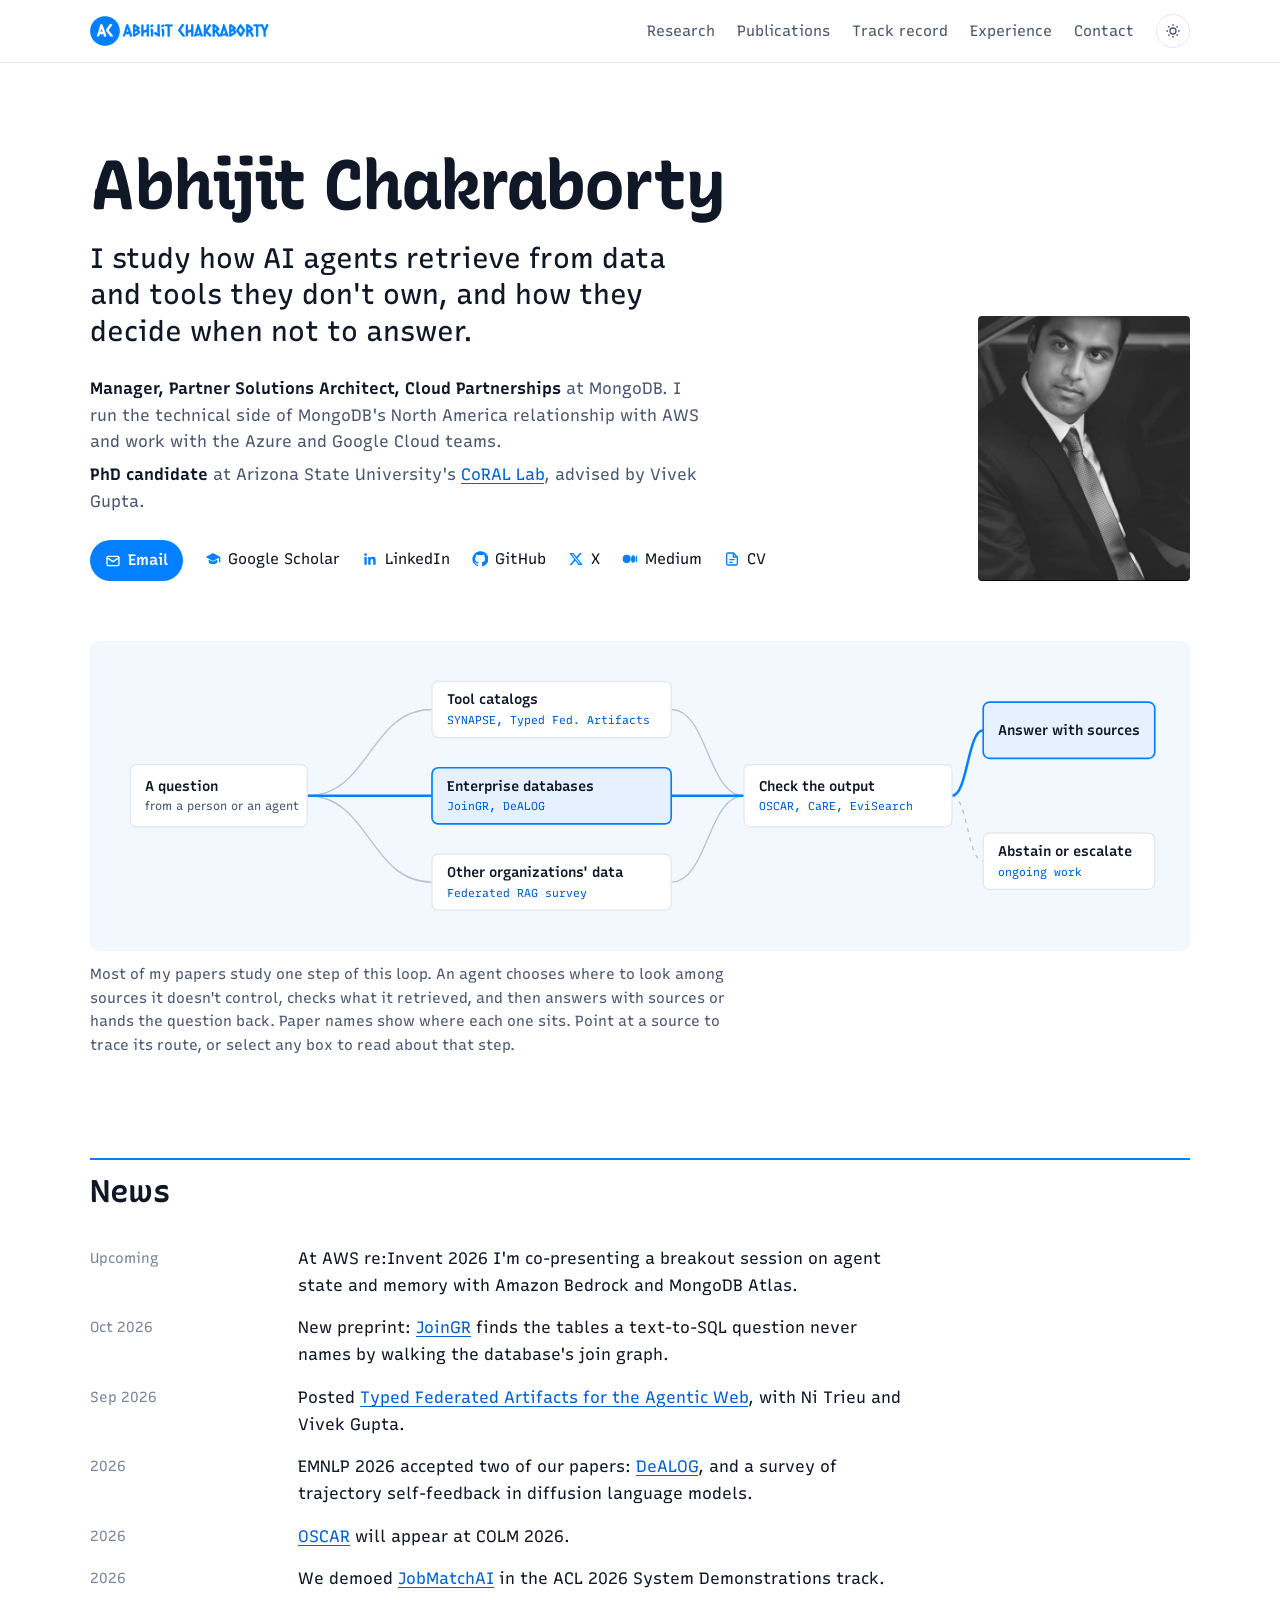
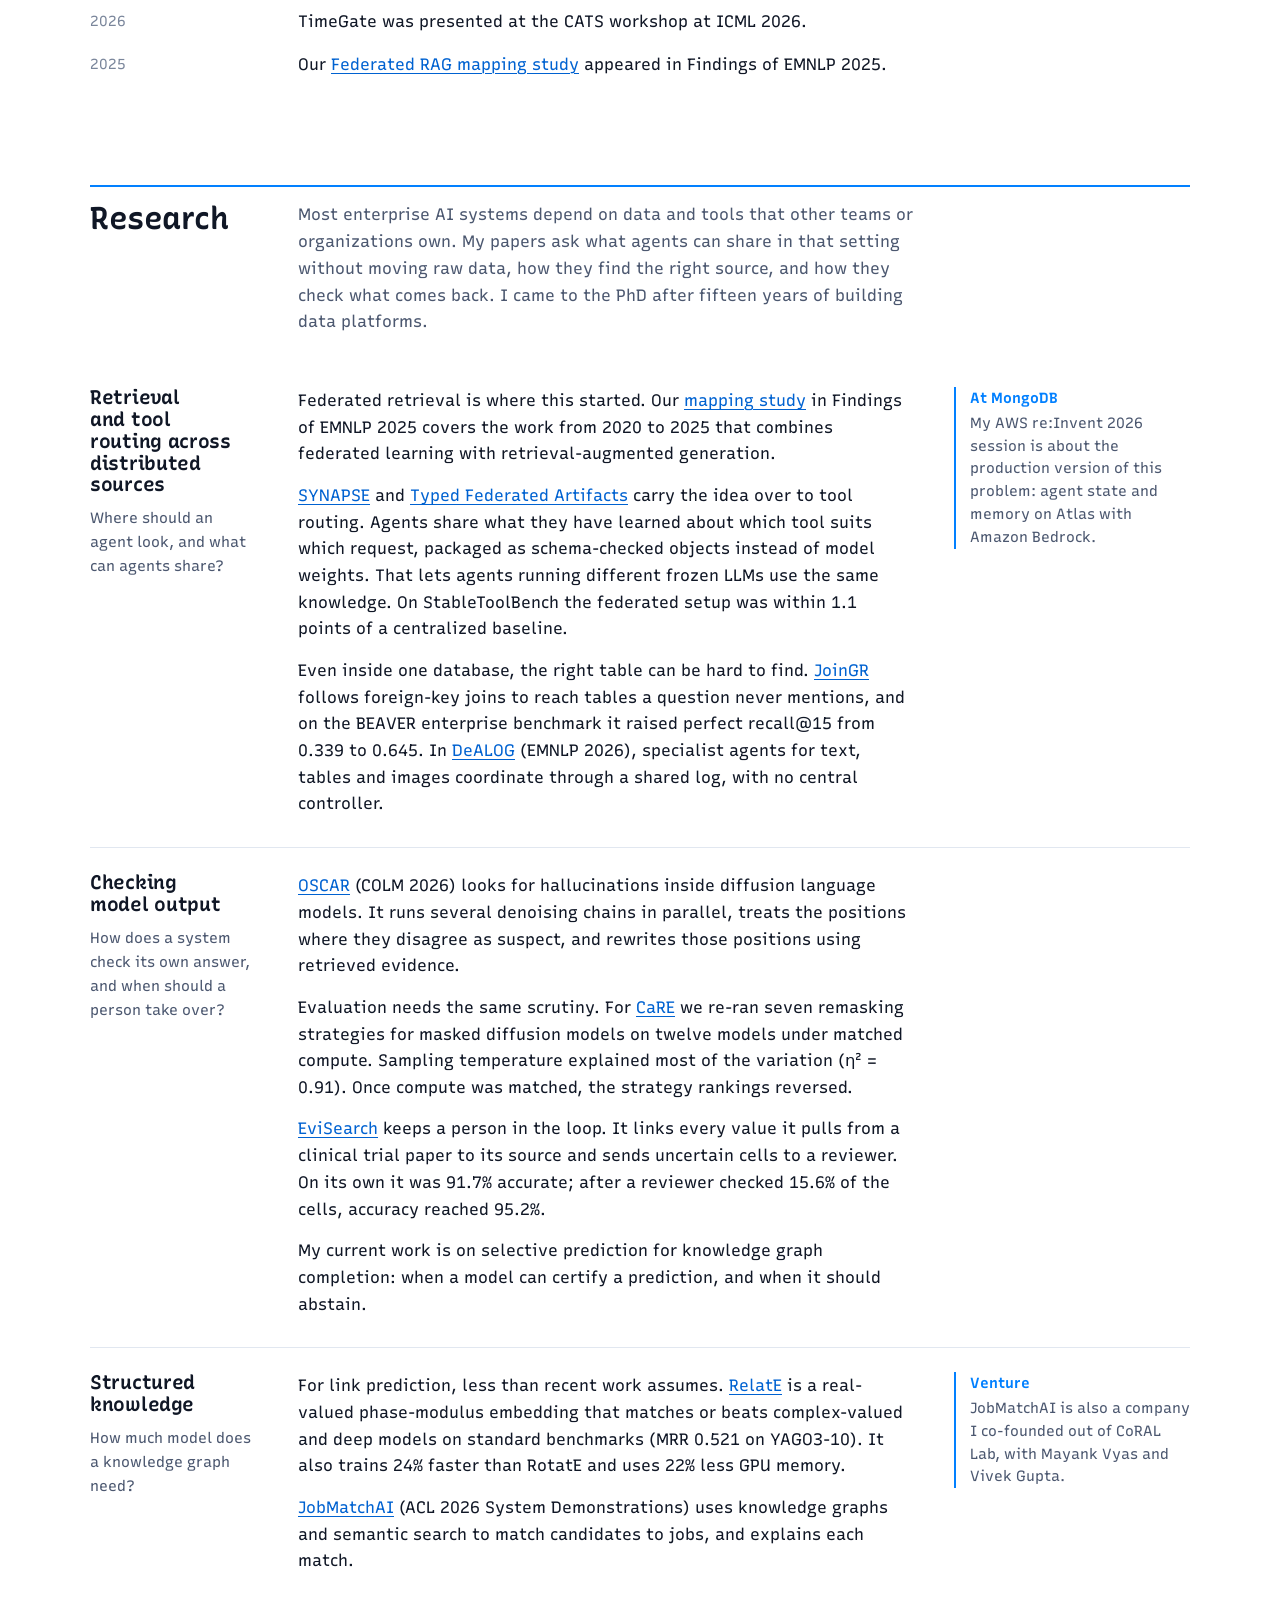
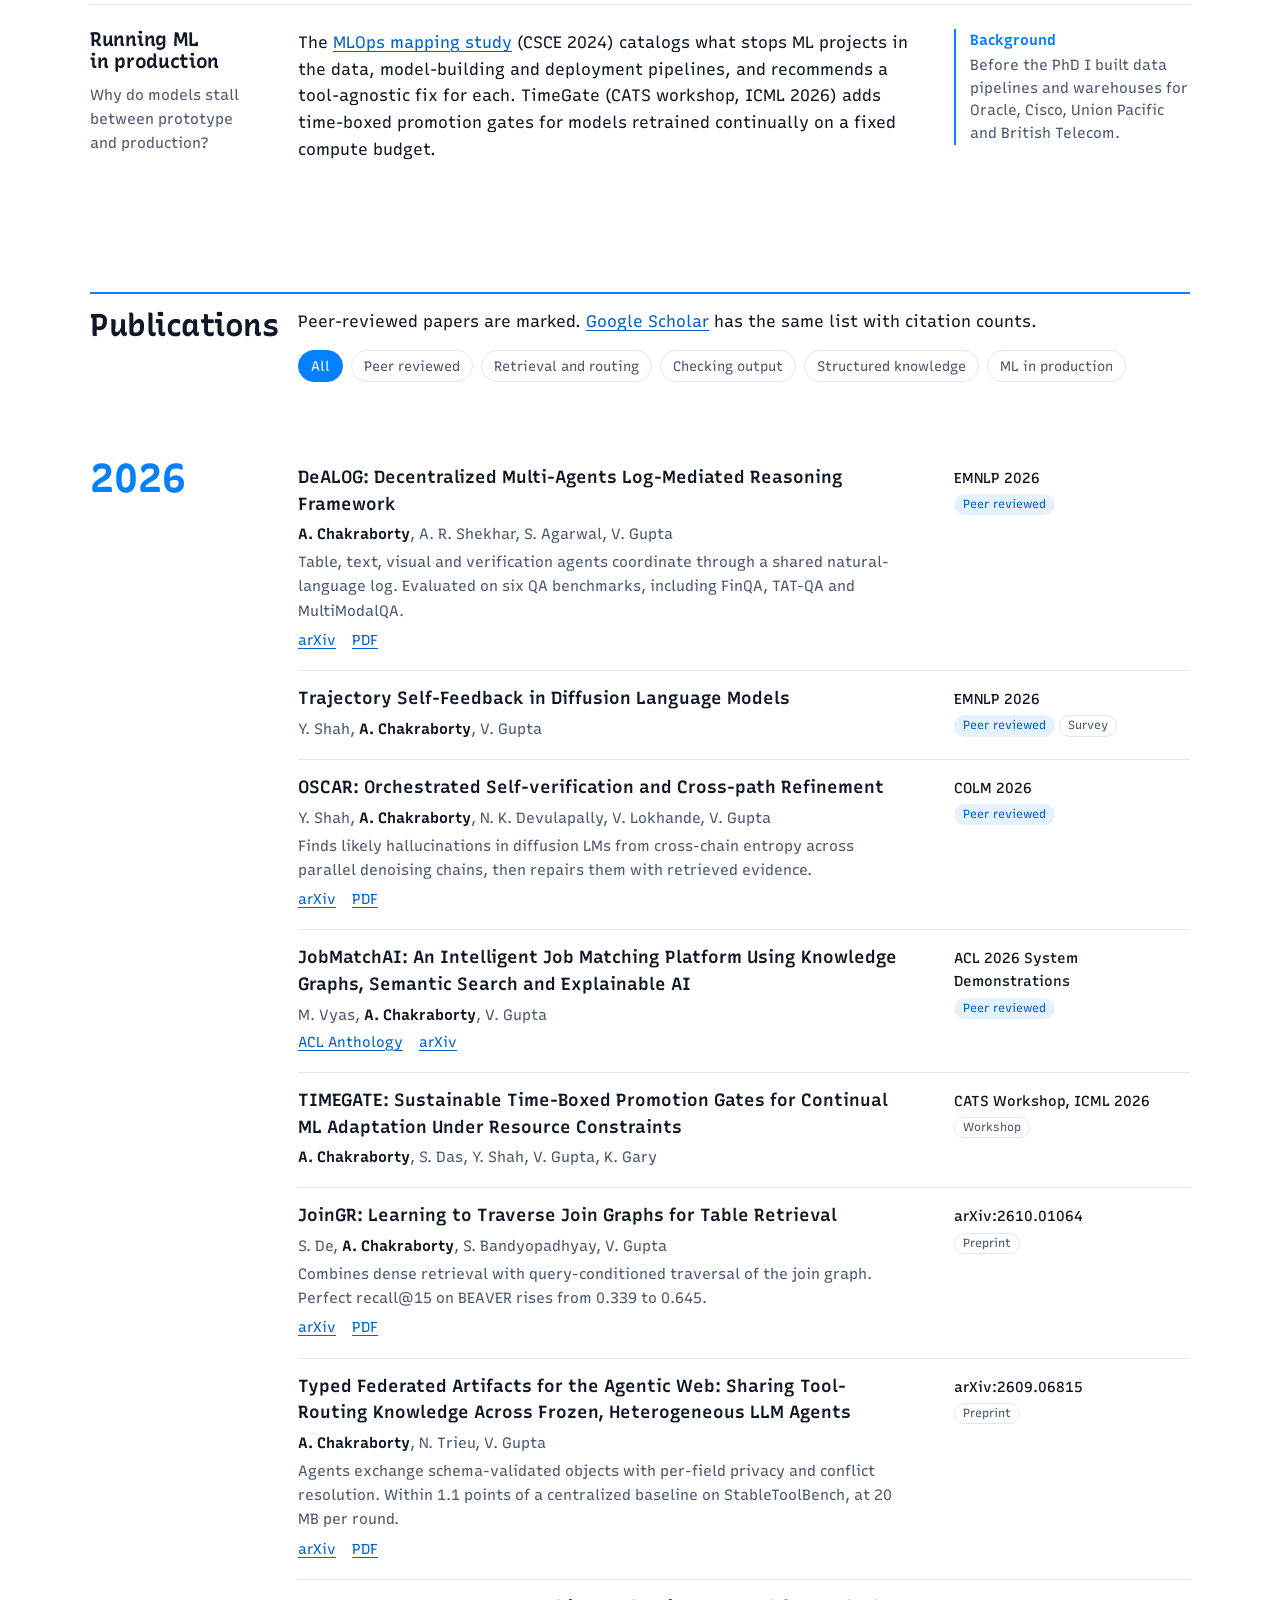
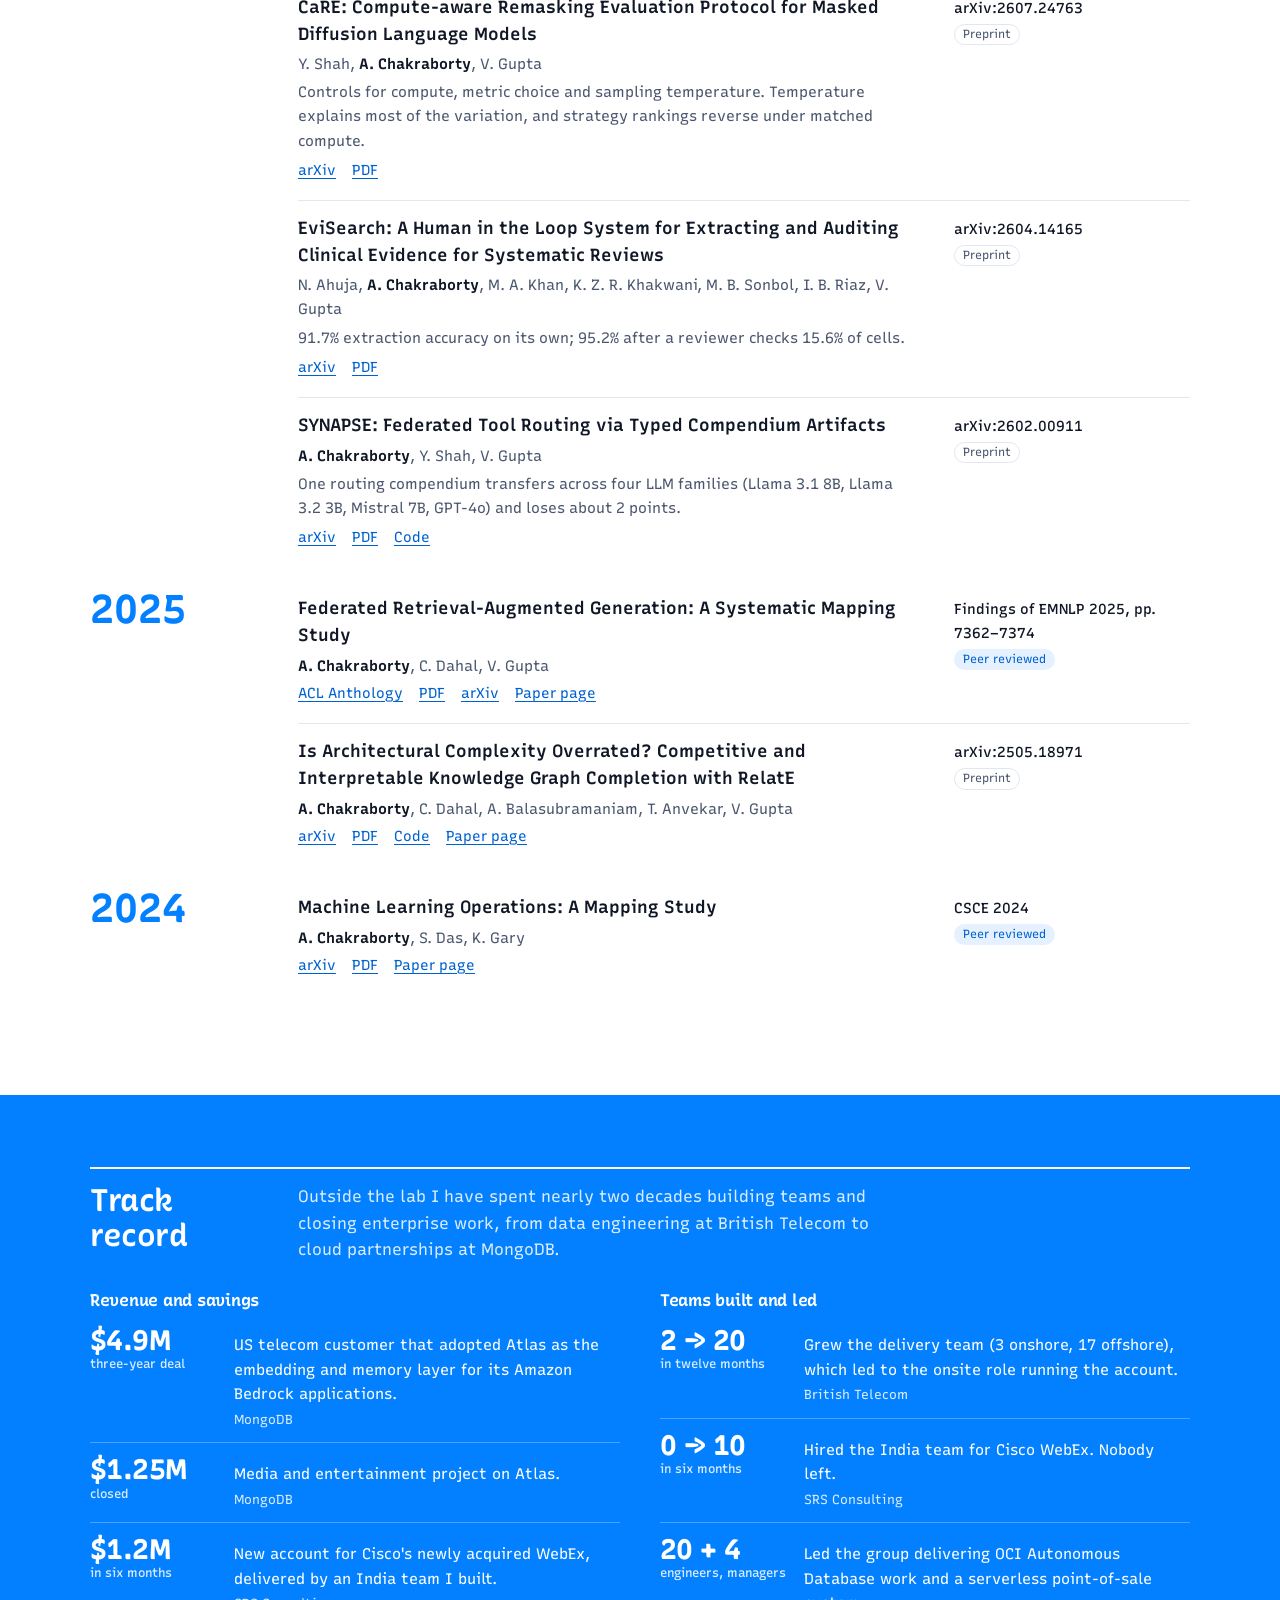
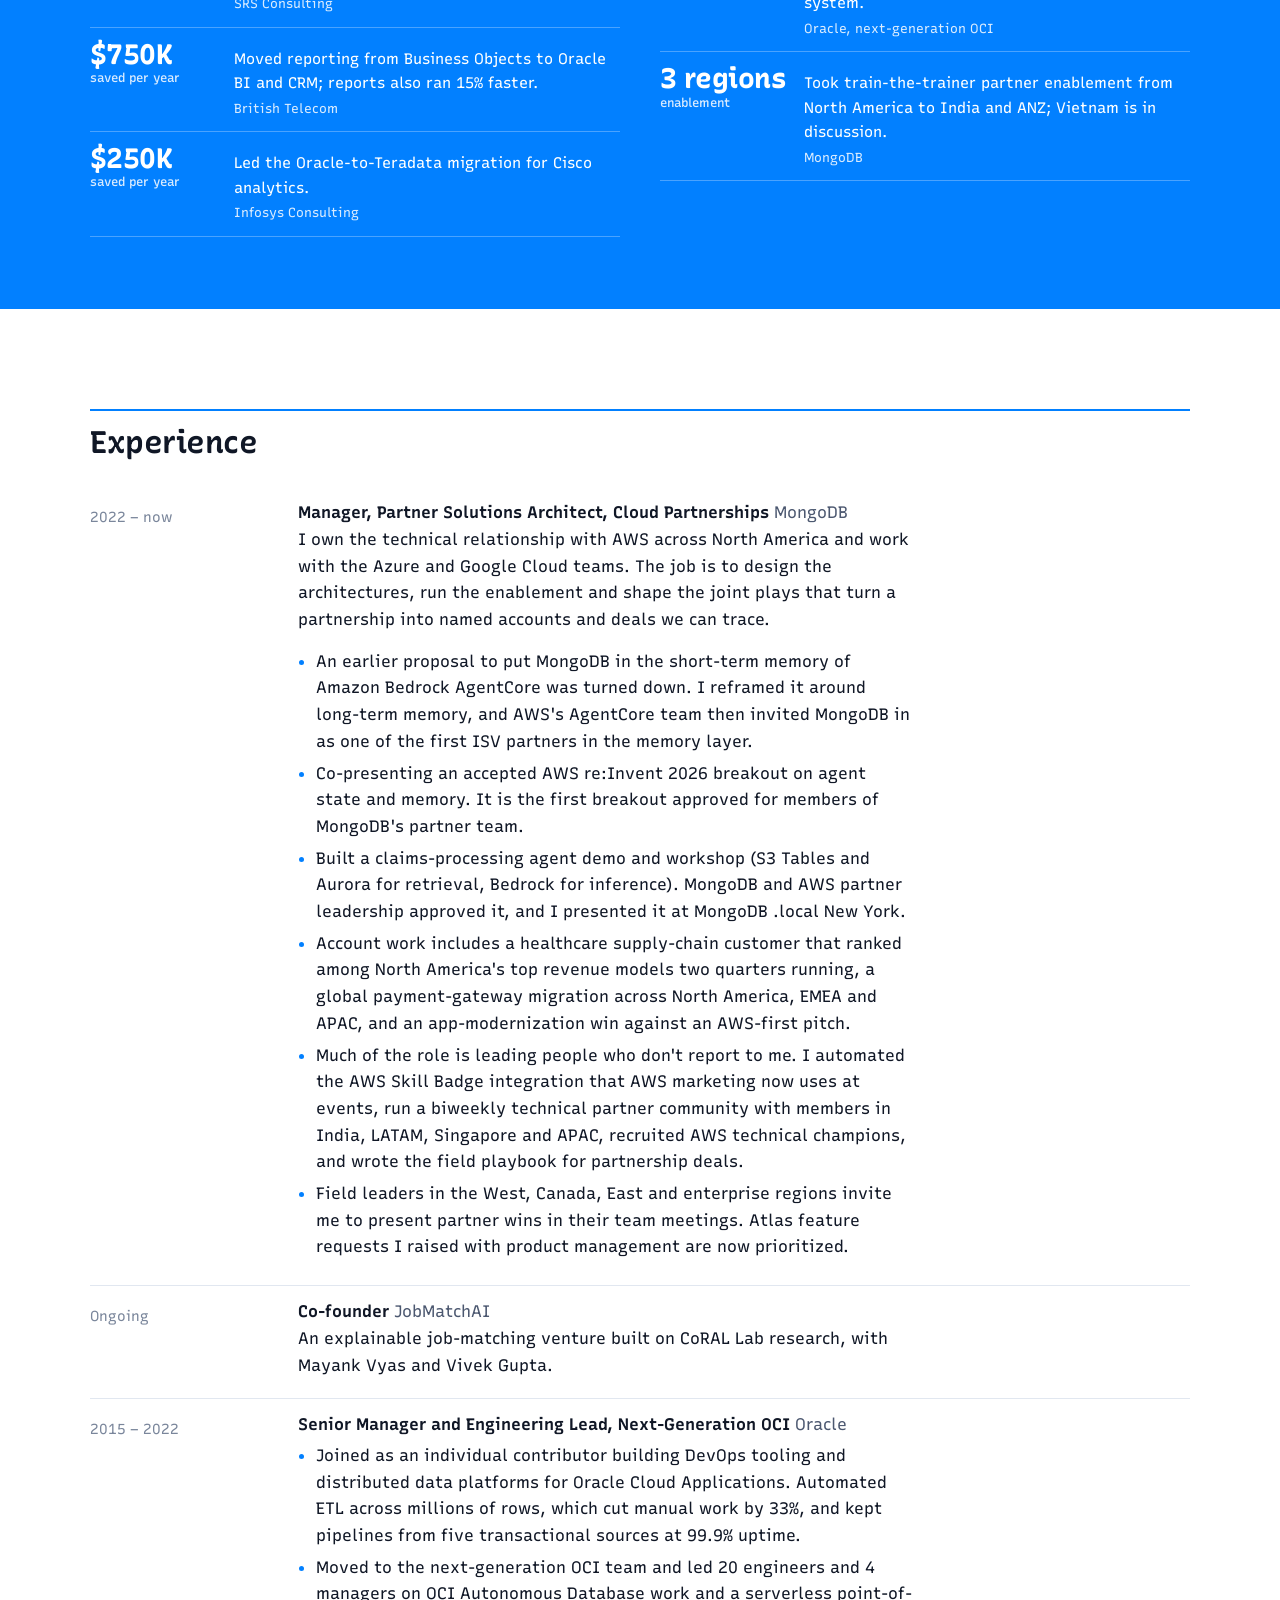
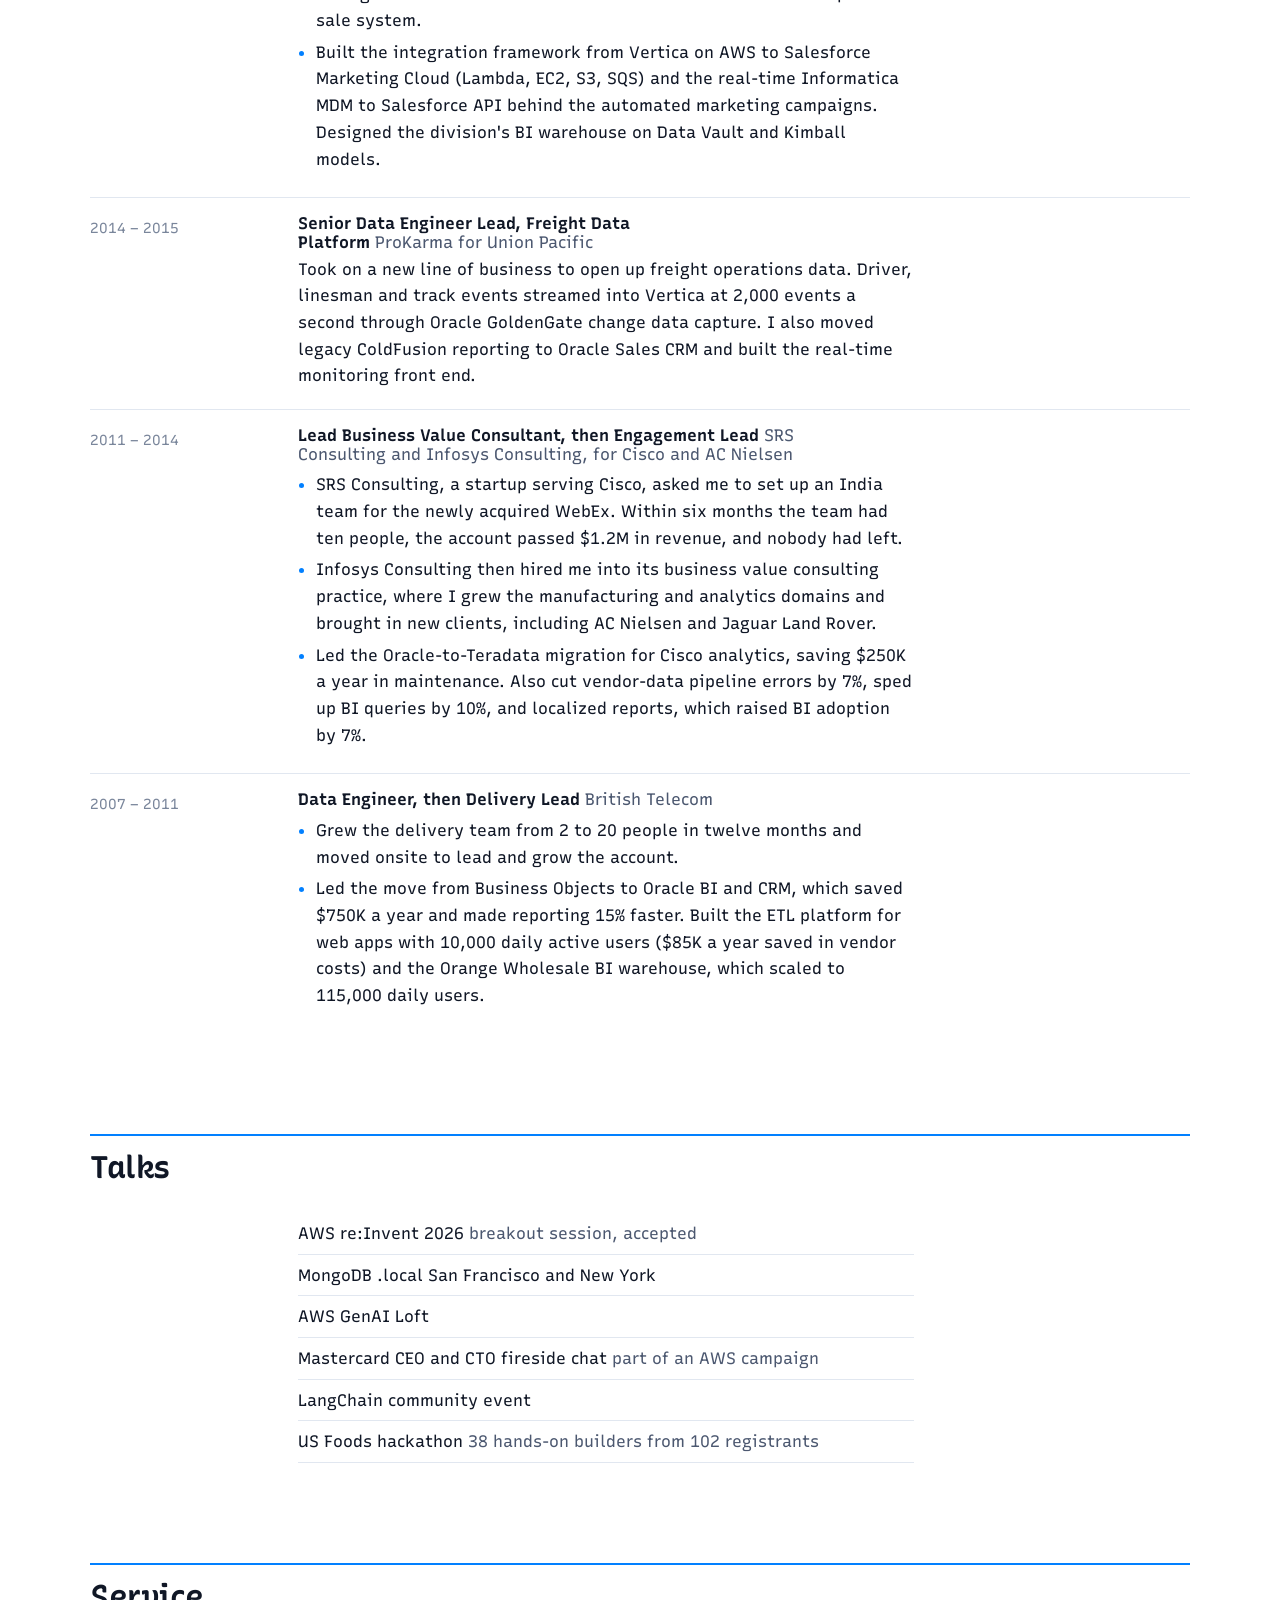
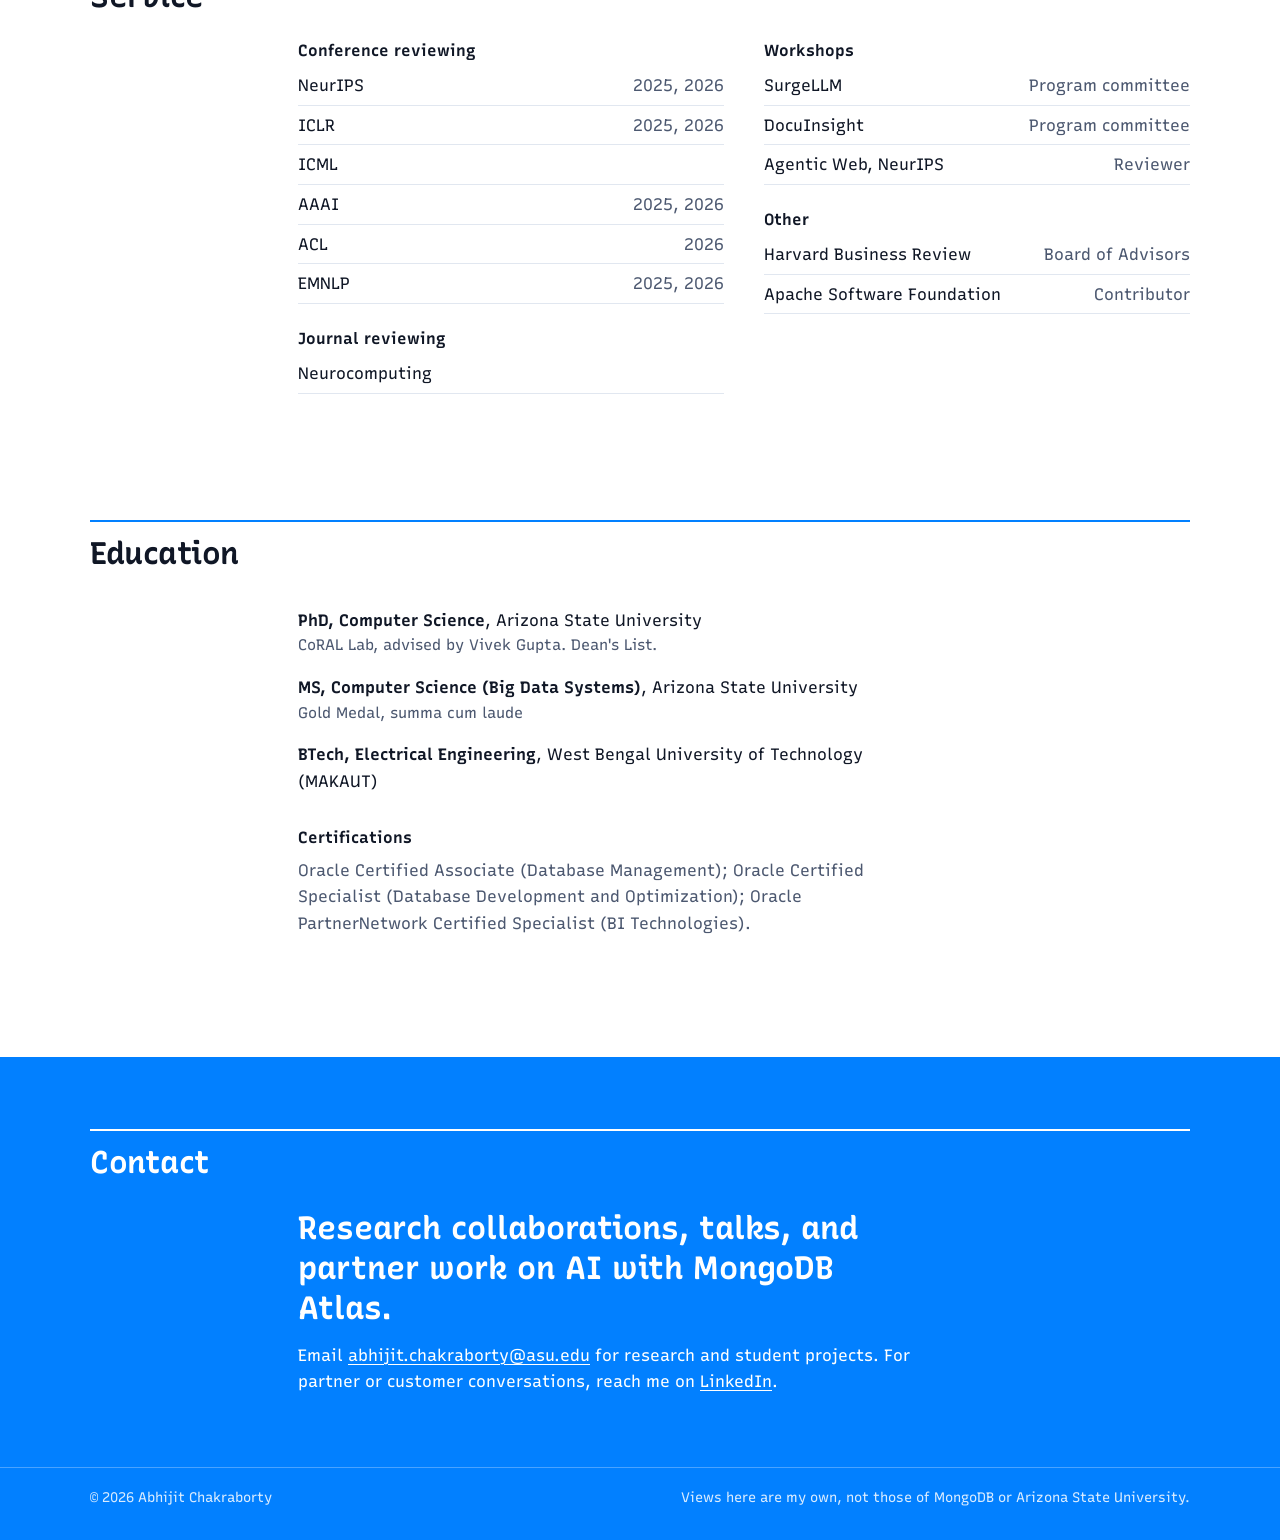
<file: index.html>
<!DOCTYPE html>
<html lang="en">
<head>
  <meta charset="UTF-8">
  <meta name="viewport" content="width=device-width, initial-scale=1">
  <title>Abhijit Chakraborty</title>
  <meta name="description" content="Abhijit Chakraborty leads partner solutions architecture for cloud partnerships at MongoDB and is a PhD candidate at Arizona State University's CoRAL Lab, working on federated retrieval, tool routing for LLM agents and checking model output.">
  <meta name="author" content="Abhijit Chakraborty">
  <link rel="canonical" href="https://abhijit85.github.io/">

  <meta property="og:title" content="Abhijit Chakraborty">
  <meta property="og:description" content="How AI agents retrieve from data and tools they don't own, and how they decide when not to answer.">
  <meta property="og:url" content="https://abhijit85.github.io/">
  <meta property="og:type" content="profile">
  <meta property="og:image" content="https://abhijit85.github.io/images/abhi1.jpeg">
  <meta name="twitter:card" content="summary">
  <meta name="twitter:site" content="@ChakInsights">
  <link rel="icon" type="image/png" href="images/logo-light.png">

  <script type="application/ld+json">
  {
    "@context": "https://schema.org",
    "@type": "Person",
    "name": "Abhijit Chakraborty",
    "url": "https://abhijit85.github.io/",
    "image": "https://abhijit85.github.io/images/abhi1.jpeg",
    "jobTitle": "Manager, Partner Solutions Architect, Cloud Partnerships",
    "worksFor": { "@type": "Organization", "name": "MongoDB" },
    "affiliation": { "@type": "CollegeOrUniversity", "name": "Arizona State University" },
    "alumniOf": [
      { "@type": "CollegeOrUniversity", "name": "Arizona State University" },
      { "@type": "CollegeOrUniversity", "name": "West Bengal University of Technology" }
    ],
    "sameAs": [
      "https://scholar.google.com/citations?user=H_rluhMAAAAJ",
      "https://aclanthology.org/people/abhijit-chakraborty/",
      "https://github.com/Abhijit85",
      "https://www.linkedin.com/in/abhijitchak/",
      "https://x.com/ChakInsights",
      "https://medium.com/@abhijit.chak"
    ],
    "knowsAbout": ["Retrieval-augmented generation", "Federated learning", "Tool routing for LLM agents", "Hallucination detection", "Knowledge graph completion", "Text-to-SQL", "MLOps", "Cloud partnerships"]
  }
  </script>

  <link rel="preconnect" href="https://fonts.googleapis.com">
  <link rel="preconnect" href="https://fonts.gstatic.com" crossorigin>
  <link href="https://fonts.googleapis.com/css2?family=Recursive:slnt,wght,CASL,CRSV,MONO@-15..0,300..800,0..1,0..1,0..1&display=swap" rel="stylesheet">
  <link rel="stylesheet" href="assets/site.css">
  <script>
    try { var t = localStorage.getItem('theme'); if (t) document.documentElement.setAttribute('data-theme', t); } catch (e) {}
  </script>
</head>
<body>
<a class="skip" href="#main">Skip to content</a>

<header class="site-header">
  <div class="wrap">
    <a href="#top" aria-label="Abhijit Chakraborty, home">
      <img class="logo logo-light" src="images/logo-light.png" alt="Abhijit Chakraborty" width="357" height="60">
      <img class="logo logo-dark" src="images/logo-dark.png" alt="Abhijit Chakraborty" width="642" height="107">
    </a>
    <nav class="site-nav" aria-label="Sections">
      <a href="#research">Research</a>
      <a href="#publications" class="keep">Publications</a>
      <a href="#record">Track record</a>
      <a href="#industry">Experience</a>
      <a href="#contact">Contact</a>
      <button class="theme-toggle" type="button" aria-label="Switch color theme" title="Switch color theme">
        <svg width="16" height="16" viewBox="0 0 24 24" fill="none" stroke="currentColor" stroke-width="2" aria-hidden="true"><circle cx="12" cy="12" r="4.5"/><path d="M12 2v2.5M12 19.5V22M2 12h2.5M19.5 12H22M4.9 4.9l1.8 1.8M17.3 17.3l1.8 1.8M4.9 19.1l1.8-1.8M17.3 6.7l1.8-1.8"/></svg>
      </button>
    </nav>
  </div>
</header>

<main id="main">
  <!-- ======================= Hero ======================= -->
  <section class="hero" id="top">
    <div class="wrap">
      <div class="hero-grid">
        <div>
          <h1>Abhijit Chakraborty</h1>
          <p class="thesis">I study how AI agents retrieve from data and tools they don't own, and how they decide when not to answer.</p>
          <ul class="roles">
            <li><b>Manager, Partner Solutions Architect, Cloud Partnerships</b> at MongoDB. I run the technical side of MongoDB's North America relationship with AWS and work with the Azure and Google Cloud teams.</li>
            <li><b>PhD candidate</b> at Arizona State University's <a href="https://coral-lab-asu.github.io">CoRAL Lab</a>, advised by Vivek Gupta.</li>
          </ul>
          <ul class="links">
            <li><a class="primary" href="mailto:abhijit.chakraborty@asu.edu"><svg viewBox="0 0 24 24" fill="none" stroke="currentColor" stroke-width="2" aria-hidden="true"><rect x="3" y="5" width="18" height="14" rx="2"/><path d="m3 7 9 6 9-6"/></svg>Email</a></li>
            <li><a href="https://scholar.google.com/citations?user=H_rluhMAAAAJ&amp;hl=en"><svg viewBox="0 0 24 24" fill="currentColor" aria-hidden="true"><path d="M12 3 1 9l11 6 9-4.9V17h2V9L12 3zm-6.5 9.6V16c0 1.9 2.9 3.5 6.5 3.5s6.5-1.6 6.5-3.5v-3.4L12 16.2l-6.5-3.6z"/></svg>Google Scholar</a></li>
            <li><a href="https://www.linkedin.com/in/abhijitchak/"><svg viewBox="0 0 24 24" fill="currentColor" aria-hidden="true"><path d="M20.4 20.5h-3.6v-5.6c0-1.3 0-3-1.8-3s-2.1 1.4-2.1 2.9v5.7H9.3V9h3.4v1.6h.1c.5-.9 1.6-1.8 3.4-1.8 3.6 0 4.3 2.4 4.3 5.5v6.2zM5.3 7.4a2.1 2.1 0 1 1 0-4.2 2.1 2.1 0 0 1 0 4.2zM7.1 20.5H3.5V9h3.6v11.5z"/></svg>LinkedIn</a></li>
            <li><a href="https://github.com/Abhijit85"><svg viewBox="0 0 24 24" fill="currentColor" aria-hidden="true"><path d="M12 .5a11.5 11.5 0 0 0-3.6 22.4c.6.1.8-.3.8-.6v-2c-3.2.7-3.9-1.5-3.9-1.5-.5-1.3-1.3-1.7-1.3-1.7-1-.7.1-.7.1-.7 1.2.1 1.8 1.2 1.8 1.2 1 1.8 2.8 1.3 3.5 1 .1-.8.4-1.3.7-1.6-2.6-.3-5.3-1.3-5.3-5.7 0-1.3.5-2.3 1.2-3.1-.1-.3-.5-1.5.1-3.1 0 0 1-.3 3.2 1.2a11 11 0 0 1 5.8 0c2.2-1.5 3.2-1.2 3.2-1.2.6 1.6.2 2.8.1 3.1.8.8 1.2 1.9 1.2 3.1 0 4.4-2.7 5.4-5.3 5.7.4.4.8 1.1.8 2.2v3.3c0 .3.2.7.8.6A11.5 11.5 0 0 0 12 .5z"/></svg>GitHub</a></li>
            <li><a href="https://x.com/ChakInsights"><svg viewBox="0 0 24 24" fill="currentColor" aria-hidden="true"><path d="M17.8 3h3.1l-6.8 7.7L22 21h-6.2l-4.9-6.4L5.3 21H2.2l7.2-8.3L1.8 3h6.4l4.4 5.8L17.8 3zm-1.1 16.2h1.7L7.4 4.7H5.6l11.1 14.5z"/></svg>X</a></li>
            <li><a href="https://medium.com/@abhijit.chak"><svg viewBox="0 0 24 24" fill="currentColor" aria-hidden="true"><ellipse cx="7" cy="12" rx="6" ry="6.2"/><ellipse cx="16.6" cy="12" rx="3" ry="5.8"/><ellipse cx="21.6" cy="12" rx="1.1" ry="5.2"/></svg>Medium</a></li>
            <li><a href="Abhijit_Chakraborty_resume_Updated.pdf"><svg viewBox="0 0 24 24" fill="none" stroke="currentColor" stroke-width="2" aria-hidden="true"><path d="M14 3H6a2 2 0 0 0-2 2v14a2 2 0 0 0 2 2h12a2 2 0 0 0 2-2V9z"/><path d="M14 3v6h6M8 13h8M8 17h5"/></svg>CV</a></li>
          </ul>
        </div>
        <div class="hero-photo">
          <img class="portrait" src="images/abhi1.jpeg" alt="Portrait of Abhijit Chakraborty" width="496" height="620">
        </div>
      </div>

      <!-- Figure 1: the loop most of the papers study. Boxes link to the matching research thread. -->
      <figure class="fig" aria-labelledby="fig1-cap">
        <div class="fig-frame">
          <svg class="fig-desktop" viewBox="0 0 1000 240" role="img" aria-labelledby="fig1-title">
            <title id="fig1-title">A question goes to one of three sources: tool catalogs, enterprise databases, or other organizations' data. The system checks what it retrieved, then answers with sources or abstains.</title>
            <path class="f-line" d="M180 120 C240 120 240 37 300 37 M180 120 L300 120 M180 120 C240 120 240 203 300 203"/>
            <path class="f-line" d="M530 37 C565 37 565 120 600 120 M530 120 L600 120 M530 203 C565 203 565 120 600 120"/>
            <path class="f-line" d="M800 120 C815 120 815 57 830 57"/>
            <path class="f-abstain" d="M800 120 C815 120 815 183 830 183"/>
            <path class="f-route draw" id="route" pathLength="1" d="M180 120 L300 120 M530 120 L600 120 M800 120 C815 120 815 57 830 57"/>

            <g class="node-static">
              <rect class="f-box" x="10" y="90" width="170" height="60" rx="6"/>
              <text class="f-label" x="24" y="115">A question</text>
              <text class="f-sub" x="24" y="134">from a person or an agent</text>
            </g>

            <a class="node" href="#t-retrieval" data-route="top" aria-label="Tool catalogs: SYNAPSE and Typed Federated Artifacts">
              <rect class="f-box" x="300" y="10" width="230" height="54" rx="6"/>
              <text class="f-label" x="314" y="32">Tool catalogs</text>
              <text class="f-paper" x="314" y="51">SYNAPSE, Typed Fed. Artifacts</text>
            </a>
            <a class="node on" href="#t-retrieval" data-route="mid" aria-label="Enterprise databases: JoinGR and DeALOG">
              <rect class="f-box" x="300" y="93" width="230" height="54" rx="6"/>
              <text class="f-label" x="314" y="115">Enterprise databases</text>
              <text class="f-paper" x="314" y="134">JoinGR, DeALOG</text>
            </a>
            <a class="node" href="#t-retrieval" data-route="bot" aria-label="Other organizations' data: Federated RAG survey">
              <rect class="f-box" x="300" y="176" width="230" height="54" rx="6"/>
              <text class="f-label" x="314" y="198">Other organizations' data</text>
              <text class="f-paper" x="314" y="217">Federated RAG survey</text>
            </a>
            <a class="node" href="#t-trust" data-route="check" aria-label="Check the output: OSCAR, CaRE and EviSearch">
              <rect class="f-box" x="600" y="90" width="200" height="60" rx="6"/>
              <text class="f-label" x="614" y="115">Check the output</text>
              <text class="f-paper" x="614" y="134">OSCAR, CaRE, EviSearch</text>
            </a>
            <g class="node on" data-end="answer">
              <rect class="f-box" x="830" y="30" width="165" height="54" rx="6"/>
              <text class="f-label" x="844" y="62">Answer with sources</text>
            </g>
            <a class="node" href="#t-trust" data-route="abstain" aria-label="Abstain or escalate: ongoing work">
              <rect class="f-box" x="830" y="156" width="165" height="54" rx="6"/>
              <text class="f-label" x="844" y="178">Abstain or escalate</text>
              <text class="f-paper" x="844" y="197">ongoing work</text>
            </a>
          </svg>

          <svg class="fig-mobile" viewBox="0 0 340 430" role="img" aria-labelledby="fig1m-title">
            <title id="fig1m-title">A question goes to one of three sources, the system checks the result, and then answers with sources or abstains.</title>
            <path class="f-line" d="M20 50 V270 M20 95 H40 M20 155 H40 M20 215 H40"/>
            <path class="f-abstain" d="M260 320 V360"/>
            <path class="f-route" d="M20 50 V155 H40 M20 155 V270 M80 320 V360"/>
            <rect class="f-box" x="0" y="0" width="340" height="50" rx="6"/>
            <text class="f-label" x="14" y="22">A question</text>
            <text class="f-sub" x="14" y="39">from a person or an agent</text>
            <a class="node" href="#t-retrieval"><rect class="f-box" x="40" y="72" width="300" height="46" rx="6"/>
              <text class="f-label" x="54" y="92">Tool catalogs</text>
              <text class="f-paper" x="54" y="109">SYNAPSE, Typed Fed. Artifacts</text></a>
            <a class="node on" href="#t-retrieval"><rect class="f-box" x="40" y="132" width="300" height="46" rx="6"/>
              <text class="f-label" x="54" y="152">Enterprise databases</text>
              <text class="f-paper" x="54" y="169">JoinGR, DeALOG</text></a>
            <a class="node" href="#t-retrieval"><rect class="f-box" x="40" y="192" width="300" height="46" rx="6"/>
              <text class="f-label" x="54" y="212">Other organizations' data</text>
              <text class="f-paper" x="54" y="229">Federated RAG survey</text></a>
            <a class="node" href="#t-trust"><rect class="f-box" x="0" y="270" width="340" height="50" rx="6"/>
              <text class="f-label" x="14" y="292">Check the output</text>
              <text class="f-paper" x="14" y="309">OSCAR, CaRE, EviSearch</text></a>
            <g class="node on"><rect class="f-box" x="0" y="360" width="160" height="56" rx="6"/>
              <text class="f-label" x="14" y="384">Answer with</text>
              <text class="f-label" x="14" y="402">sources</text></g>
            <a class="node" href="#t-trust"><rect class="f-box" x="180" y="360" width="160" height="56" rx="6"/>
              <text class="f-label" x="194" y="384">Abstain or escalate</text>
              <text class="f-paper" x="194" y="402">ongoing work</text></a>
          </svg>
        </div>
        <figcaption id="fig1-cap">Most of my papers study one step of this loop. An agent chooses where to look among sources it doesn't control, checks what it retrieved, and then answers with sources or hands the question back. Paper names show where each one sits. Point at a source to trace its route, or select any box to read about that step.</figcaption>
      </figure>
    </div>
  </section>

  <!-- ======================= News ======================= -->
  <section class="section" id="news" aria-labelledby="news-h">
    <div class="wrap">
      <div class="row section-top"><div class="label"><h2 id="news-h">News</h2></div></div>
      <div class="row news-item"><div class="label"><time>Upcoming</time></div><div class="main">At AWS re:Invent 2026 I'm co-presenting a breakout session on agent state and memory with Amazon Bedrock and MongoDB Atlas.</div></div>
      <div class="row news-item"><div class="label"><time datetime="2026-10">Oct 2026</time></div><div class="main">New preprint: <a href="https://arxiv.org/abs/2610.01064">JoinGR</a> finds the tables a text-to-SQL question never names by walking the database's join graph.</div></div>
      <div class="row news-item"><div class="label"><time datetime="2026-09">Sep 2026</time></div><div class="main">Posted <a href="https://arxiv.org/abs/2609.06815">Typed Federated Artifacts for the Agentic Web</a>, with Ni Trieu and Vivek Gupta.</div></div>
      <div class="row news-item"><div class="label"><time datetime="2026">2026</time></div><div class="main">EMNLP 2026 accepted two of our papers: <a href="https://arxiv.org/abs/2602.00996">DeALOG</a>, and a survey of trajectory self-feedback in diffusion language models.</div></div>
      <div class="row news-item"><div class="label"><time datetime="2026">2026</time></div><div class="main"><a href="https://arxiv.org/abs/2604.01624">OSCAR</a> will appear at COLM 2026.</div></div>
      <div class="row news-item"><div class="label"><time datetime="2026">2026</time></div><div class="main">We demoed <a href="https://aclanthology.org/2026.acl-demo.52/">JobMatchAI</a> in the ACL 2026 System Demonstrations track.</div></div>
      <div class="row news-item"><div class="label"><time datetime="2026">2026</time></div><div class="main">TimeGate was presented at the CATS workshop at ICML 2026.</div></div>
      <div class="row news-item"><div class="label"><time datetime="2025">2025</time></div><div class="main">Our <a href="https://aclanthology.org/2025.findings-emnlp.388/">Federated RAG mapping study</a> appeared in Findings of EMNLP 2025.</div></div>
    </div>
  </section>

  <!-- ======================= Research ======================= -->
  <section class="section" id="research" aria-labelledby="research-h">
    <div class="wrap">
      <div class="row section-top">
        <div class="label"><h2 id="research-h">Research</h2></div>
        <div class="main">
          <p>Most enterprise AI systems depend on data and tools that other teams or organizations own. My papers ask what agents can share in that setting without moving raw data, how they find the right source, and how they check what comes back. I came to the PhD after fifteen years of building data platforms.</p>
        </div>
      </div>

      <article class="row thread" id="t-retrieval">
        <div class="label">
          <h3>Retrieval and tool routing across distributed sources</h3>
          <p class="q">Where should an agent look, and what can agents share?</p>
        </div>
        <div class="main">
          <p>Federated retrieval is where this started. Our <a href="publications/federated-rag.html">mapping study</a> in Findings of EMNLP 2025 covers the work from 2020 to 2025 that combines federated learning with retrieval-augmented generation.</p>
          <p><a href="https://arxiv.org/abs/2602.00911">SYNAPSE</a> and <a href="https://arxiv.org/abs/2609.06815">Typed Federated Artifacts</a> carry the idea over to tool routing. Agents share what they have learned about which tool suits which request, packaged as schema-checked objects instead of model weights. That lets agents running different frozen LLMs use the same knowledge. On StableToolBench the federated setup was within 1.1 points of a centralized baseline.</p>
          <p>Even inside one database, the right table can be hard to find. <a href="https://arxiv.org/abs/2610.01064">JoinGR</a> follows foreign-key joins to reach tables a question never mentions, and on the BEAVER enterprise benchmark it raised perfect recall@15 from 0.339 to 0.645. In <a href="https://arxiv.org/abs/2602.00996">DeALOG</a> (EMNLP 2026), specialist agents for text, tables and images coordinate through a shared log, with no central controller.</p>
        </div>
        <aside class="note"><span class="who">At MongoDB</span>My AWS re:Invent 2026 session is about the production version of this problem: agent state and memory on Atlas with Amazon Bedrock.</aside>
      </article>

      <article class="row thread" id="t-trust">
        <div class="label">
          <h3>Checking model output</h3>
          <p class="q">How does a system check its own answer, and when should a person take over?</p>
        </div>
        <div class="main">
          <p><a href="https://arxiv.org/abs/2604.01624">OSCAR</a> (COLM 2026) looks for hallucinations inside diffusion language models. It runs several denoising chains in parallel, treats the positions where they disagree as suspect, and rewrites those positions using retrieved evidence.</p>
          <p>Evaluation needs the same scrutiny. For <a href="https://arxiv.org/abs/2607.24763">CaRE</a> we re-ran seven remasking strategies for masked diffusion models on twelve models under matched compute. Sampling temperature explained most of the variation (η² = 0.91). Once compute was matched, the strategy rankings reversed.</p>
          <p><a href="https://arxiv.org/abs/2604.14165">EviSearch</a> keeps a person in the loop. It links every value it pulls from a clinical trial paper to its source and sends uncertain cells to a reviewer. On its own it was 91.7% accurate; after a reviewer checked 15.6% of the cells, accuracy reached 95.2%.</p>
          <p>My current work is on selective prediction for knowledge graph completion: when a model can certify a prediction, and when it should abstain.</p>
        </div>
      </article>

      <article class="row thread" id="t-structure">
        <div class="label">
          <h3>Structured knowledge</h3>
          <p class="q">How much model does a knowledge graph need?</p>
        </div>
        <div class="main">
          <p>For link prediction, less than recent work assumes. <a href="publications/relate.html">RelatE</a> is a real-valued phase-modulus embedding that matches or beats complex-valued and deep models on standard benchmarks (MRR 0.521 on YAGO3-10). It also trains 24% faster than RotatE and uses 22% less GPU memory.</p>
          <p><a href="https://aclanthology.org/2026.acl-demo.52/">JobMatchAI</a> (ACL 2026 System Demonstrations) uses knowledge graphs and semantic search to match candidates to jobs, and explains each match.</p>
        </div>
        <aside class="note"><span class="who">Venture</span>JobMatchAI is also a company I co-founded out of CoRAL Lab, with Mayank Vyas and Vivek Gupta.</aside>
      </article>

      <article class="row thread" id="t-mlops">
        <div class="label">
          <h3>Running ML in production</h3>
          <p class="q">Why do models stall between prototype and production?</p>
        </div>
        <div class="main">
          <p>The <a href="publications/mlops-mapping-study.html">MLOps mapping study</a> (CSCE 2024) catalogs what stops ML projects in the data, model-building and deployment pipelines, and recommends a tool-agnostic fix for each. TimeGate (CATS workshop, ICML 2026) adds time-boxed promotion gates for models retrained continually on a fixed compute budget.</p>
        </div>
        <aside class="note"><span class="who">Background</span>Before the PhD I built data pipelines and warehouses for Oracle, Cisco, Union Pacific and British Telecom.</aside>
      </article>
    </div>
  </section>

  <!-- ======================= Publications ======================= -->
  <section class="section" id="publications" aria-labelledby="pubs-h">
    <div class="wrap">
      <div class="row section-top">
        <div class="label"><h2 id="pubs-h">Publications</h2></div>
        <div class="span">
          <p>Peer-reviewed papers are marked. <a href="https://scholar.google.com/citations?user=H_rluhMAAAAJ&amp;hl=en">Google Scholar</a> has the same list with citation counts.</p>
          <div class="filters" role="group" aria-label="Filter publications" style="margin-top:14px">
            <button type="button" data-filter="all" aria-pressed="true">All</button>
            <button type="button" data-filter="peer" aria-pressed="false">Peer reviewed</button>
            <button type="button" data-filter="retrieval" aria-pressed="false">Retrieval and routing</button>
            <button type="button" data-filter="trust" aria-pressed="false">Checking output</button>
            <button type="button" data-filter="structure" aria-pressed="false">Structured knowledge</button>
            <button type="button" data-filter="mlops" aria-pressed="false">ML in production</button>
          </div>
          <p class="pub-count" aria-live="polite"></p>
        </div>
      </div>

      <div class="row pub-year">
        <div class="label"><p class="year">2026</p></div>
        <div class="span">
          <ul class="pubs">
            <li class="pub" data-tags="retrieval trust peer">
              <div class="pub-body">
                <a class="pub-title" href="https://arxiv.org/abs/2602.00996">DeALOG: Decentralized Multi-Agents Log-Mediated Reasoning Framework</a>
                <p class="pub-authors"><span class="me">A. Chakraborty</span>, A. R. Shekhar, S. Agarwal, V. Gupta</p>
                <p class="pub-note">Table, text, visual and verification agents coordinate through a shared natural-language log. Evaluated on six QA benchmarks, including FinQA, TAT-QA and MultiModalQA.</p>
                <p class="pub-links"><a href="https://arxiv.org/abs/2602.00996">arXiv</a><a href="https://arxiv.org/pdf/2602.00996">PDF</a></p>
              </div>
              <div class="pub-meta"><span class="venue">EMNLP 2026</span><span class="tag peer">Peer reviewed</span></div>
            </li>
            <li class="pub" data-tags="trust peer">
              <div class="pub-body">
                <span class="pub-title">Trajectory Self-Feedback in Diffusion Language Models</span>
                <p class="pub-authors">Y. Shah, <span class="me">A. Chakraborty</span>, V. Gupta</p>
                <!-- TODO: add arXiv link when available -->
              </div>
              <div class="pub-meta"><span class="venue">EMNLP 2026</span><span class="tag peer">Peer reviewed</span> <span class="tag">Survey</span></div>
            </li>
            <li class="pub" data-tags="trust peer">
              <div class="pub-body">
                <a class="pub-title" href="https://arxiv.org/abs/2604.01624">OSCAR: Orchestrated Self-verification and Cross-path Refinement</a>
                <p class="pub-authors">Y. Shah, <span class="me">A. Chakraborty</span>, N. K. Devulapally, V. Lokhande, V. Gupta</p>
                <p class="pub-note">Finds likely hallucinations in diffusion LMs from cross-chain entropy across parallel denoising chains, then repairs them with retrieved evidence.</p>
                <p class="pub-links"><a href="https://arxiv.org/abs/2604.01624">arXiv</a><a href="https://arxiv.org/pdf/2604.01624">PDF</a></p>
              </div>
              <div class="pub-meta"><span class="venue">COLM 2026</span><span class="tag peer">Peer reviewed</span></div>
            </li>
            <li class="pub" data-tags="structure peer">
              <div class="pub-body">
                <a class="pub-title" href="https://aclanthology.org/2026.acl-demo.52/">JobMatchAI: An Intelligent Job Matching Platform Using Knowledge Graphs, Semantic Search and Explainable AI</a>
                <p class="pub-authors">M. Vyas, <span class="me">A. Chakraborty</span>, V. Gupta</p>
                <p class="pub-links"><a href="https://aclanthology.org/2026.acl-demo.52/">ACL Anthology</a><a href="https://arxiv.org/abs/2603.14558">arXiv</a></p>
              </div>
              <div class="pub-meta"><span class="venue">ACL 2026 System Demonstrations</span><span class="tag peer">Peer reviewed</span></div>
            </li>
            <li class="pub" data-tags="mlops peer">
              <div class="pub-body">
                <span class="pub-title">TIMEGATE: Sustainable Time-Boxed Promotion Gates for Continual ML Adaptation Under Resource Constraints</span>
                <p class="pub-authors"><span class="me">A. Chakraborty</span>, S. Das, Y. Shah, V. Gupta, K. Gary</p>
              </div>
              <div class="pub-meta"><span class="venue">CATS Workshop, ICML 2026</span><span class="tag">Workshop</span></div>
            </li>
            <li class="pub" data-tags="retrieval">
              <div class="pub-body">
                <a class="pub-title" href="https://arxiv.org/abs/2610.01064">JoinGR: Learning to Traverse Join Graphs for Table Retrieval</a>
                <p class="pub-authors">S. De, <span class="me">A. Chakraborty</span>, S. Bandyopadhyay, V. Gupta</p>
                <p class="pub-note">Combines dense retrieval with query-conditioned traversal of the join graph. Perfect recall@15 on BEAVER rises from 0.339 to 0.645.</p>
                <p class="pub-links"><a href="https://arxiv.org/abs/2610.01064">arXiv</a><a href="https://arxiv.org/pdf/2610.01064">PDF</a></p>
              </div>
              <div class="pub-meta"><span class="venue">arXiv:2610.01064</span><span class="tag">Preprint</span></div>
            </li>
            <li class="pub" data-tags="retrieval">
              <div class="pub-body">
                <a class="pub-title" href="https://arxiv.org/abs/2609.06815">Typed Federated Artifacts for the Agentic Web: Sharing Tool-Routing Knowledge Across Frozen, Heterogeneous LLM Agents</a>
                <p class="pub-authors"><span class="me">A. Chakraborty</span>, N. Trieu, V. Gupta</p>
                <p class="pub-note">Agents exchange schema-validated objects with per-field privacy and conflict resolution. Within 1.1 points of a centralized baseline on StableToolBench, at 20 MB per round.</p>
                <p class="pub-links"><a href="https://arxiv.org/abs/2609.06815">arXiv</a><a href="https://arxiv.org/pdf/2609.06815">PDF</a></p>
              </div>
              <div class="pub-meta"><span class="venue">arXiv:2609.06815</span><span class="tag">Preprint</span></div>
            </li>
            <li class="pub" data-tags="trust">
              <div class="pub-body">
                <a class="pub-title" href="https://arxiv.org/abs/2607.24763">CaRE: Compute-aware Remasking Evaluation Protocol for Masked Diffusion Language Models</a>
                <p class="pub-authors">Y. Shah, <span class="me">A. Chakraborty</span>, V. Gupta</p>
                <p class="pub-note">Controls for compute, metric choice and sampling temperature. Temperature explains most of the variation, and strategy rankings reverse under matched compute.</p>
                <p class="pub-links"><a href="https://arxiv.org/abs/2607.24763">arXiv</a><a href="https://arxiv.org/pdf/2607.24763">PDF</a></p>
              </div>
              <div class="pub-meta"><span class="venue">arXiv:2607.24763</span><span class="tag">Preprint</span></div>
            </li>
            <li class="pub" data-tags="trust">
              <div class="pub-body">
                <a class="pub-title" href="https://arxiv.org/abs/2604.14165">EviSearch: A Human in the Loop System for Extracting and Auditing Clinical Evidence for Systematic Reviews</a>
                <p class="pub-authors">N. Ahuja, <span class="me">A. Chakraborty</span>, M. A. Khan, K. Z. R. Khakwani, M. B. Sonbol, I. B. Riaz, V. Gupta</p>
                <p class="pub-note">91.7% extraction accuracy on its own; 95.2% after a reviewer checks 15.6% of cells.</p>
                <p class="pub-links"><a href="https://arxiv.org/abs/2604.14165">arXiv</a><a href="https://arxiv.org/pdf/2604.14165">PDF</a></p>
              </div>
              <div class="pub-meta"><span class="venue">arXiv:2604.14165</span><span class="tag">Preprint</span></div>
            </li>
            <li class="pub" data-tags="retrieval">
              <div class="pub-body">
                <a class="pub-title" href="https://arxiv.org/abs/2602.00911">SYNAPSE: Federated Tool Routing via Typed Compendium Artifacts</a>
                <p class="pub-authors"><span class="me">A. Chakraborty</span>, Y. Shah, V. Gupta</p>
                <p class="pub-note">One routing compendium transfers across four LLM families (Llama 3.1 8B, Llama 3.2 3B, Mistral 7B, GPT-4o) and loses about 2 points.</p>
                <p class="pub-links"><a href="https://arxiv.org/abs/2602.00911">arXiv</a><a href="https://arxiv.org/pdf/2602.00911">PDF</a><a href="https://github.com/Abhijit85/FederatedRAG/tree/SyNAPSE">Code</a></p>
              </div>
              <div class="pub-meta"><span class="venue">arXiv:2602.00911</span><span class="tag">Preprint</span></div>
            </li>
          </ul>
        </div>
      </div>

      <div class="row pub-year">
        <div class="label"><p class="year">2025</p></div>
        <div class="span">
          <ul class="pubs">
            <li class="pub" data-tags="retrieval peer">
              <div class="pub-body">
                <a class="pub-title" href="publications/federated-rag.html">Federated Retrieval-Augmented Generation: A Systematic Mapping Study</a>
                <p class="pub-authors"><span class="me">A. Chakraborty</span>, C. Dahal, V. Gupta</p>
                <p class="pub-links"><a href="https://aclanthology.org/2025.findings-emnlp.388/">ACL Anthology</a><a href="https://aclanthology.org/2025.findings-emnlp.388.pdf">PDF</a><a href="https://arxiv.org/abs/2505.18906">arXiv</a><a href="publications/federated-rag.html">Paper page</a></p>
              </div>
              <div class="pub-meta"><span class="venue">Findings of EMNLP 2025, pp. 7362–7374</span><span class="tag peer">Peer reviewed</span></div>
            </li>
            <li class="pub" data-tags="structure">
              <div class="pub-body">
                <a class="pub-title" href="publications/relate.html">Is Architectural Complexity Overrated? Competitive and Interpretable Knowledge Graph Completion with RelatE</a>
                <p class="pub-authors"><span class="me">A. Chakraborty</span>, C. Dahal, A. Balasubramaniam, T. Anvekar, V. Gupta</p>
                <p class="pub-links"><a href="https://arxiv.org/abs/2505.18971">arXiv</a><a href="https://arxiv.org/pdf/2505.18971">PDF</a><a href="https://github.com/Abhijit85/TransEE">Code</a><a href="publications/relate.html">Paper page</a></p>
              </div>
              <div class="pub-meta"><span class="venue">arXiv:2505.18971</span><span class="tag">Preprint</span></div>
            </li>
          </ul>
        </div>
      </div>

      <div class="row pub-year">
        <div class="label"><p class="year">2024</p></div>
        <div class="span">
          <ul class="pubs">
            <li class="pub" data-tags="mlops peer">
              <div class="pub-body">
                <a class="pub-title" href="publications/mlops-mapping-study.html">Machine Learning Operations: A Mapping Study</a>
                <p class="pub-authors"><span class="me">A. Chakraborty</span>, S. Das, K. Gary</p>
                <p class="pub-links"><a href="https://arxiv.org/abs/2409.19416">arXiv</a><a href="https://arxiv.org/pdf/2409.19416">PDF</a><a href="publications/mlops-mapping-study.html">Paper page</a></p>
              </div>
              <div class="pub-meta"><span class="venue">CSCE 2024</span><span class="tag peer">Peer reviewed</span></div>
            </li>
          </ul>
        </div>
      </div>
    </div>
  </section>

  <!-- ======================= Track record (blue band) ======================= -->
  <section class="band" id="record" aria-labelledby="record-h">
    <div class="wrap">
      <div class="row section-top">
        <div class="label"><h2 id="record-h">Track record</h2></div>
        <div class="main"><p>Outside the lab I have spent nearly two decades building teams and closing enterprise work, from data engineering at British Telecom to cloud partnerships at MongoDB.</p></div>
      </div>
      <div class="ledger-grid">
        <div class="ledger">
          <h3>Revenue and savings</h3>
          <ul>
            <li><div class="fig-num">$4.9M<small>three-year deal</small></div><p>US telecom customer that adopted Atlas as the embedding and memory layer for its Amazon Bedrock applications.<span class="src">MongoDB</span></p></li>
            <li><div class="fig-num">$1.25M<small>closed</small></div><p>Media and entertainment project on Atlas.<span class="src">MongoDB</span></p></li>
            <li><div class="fig-num">$1.2M<small>in six months</small></div><p>New account for Cisco's newly acquired WebEx, delivered by an India team I built.<span class="src">SRS Consulting</span></p></li>
            <li><div class="fig-num">$750K<small>saved per year</small></div><p>Moved reporting from Business Objects to Oracle BI and CRM; reports also ran 15% faster.<span class="src">British Telecom</span></p></li>
            <li><div class="fig-num">$250K<small>saved per year</small></div><p>Led the Oracle-to-Teradata migration for Cisco analytics.<span class="src">Infosys Consulting</span></p></li>
          </ul>
        </div>
        <div class="ledger">
          <h3>Teams built and led</h3>
          <ul>
            <li><div class="fig-num">2 → 20<small>in twelve months</small></div><p>Grew the delivery team (3 onshore, 17 offshore), which led to the onsite role running the account.<span class="src">British Telecom</span></p></li>
            <li><div class="fig-num">0 → 10<small>in six months</small></div><p>Hired the India team for Cisco WebEx. Nobody left.<span class="src">SRS Consulting</span></p></li>
            <li><div class="fig-num">20 + 4<small>engineers, managers</small></div><p>Led the group delivering OCI Autonomous Database work and a serverless point-of-sale system.<span class="src">Oracle, next-generation OCI</span></p></li>
            <li><div class="fig-num">3 regions<small>enablement</small></div><p>Took train-the-trainer partner enablement from North America to India and ANZ; Vietnam is in discussion.<span class="src">MongoDB</span></p></li>
          </ul>
        </div>
      </div>
    </div>
  </section>

  <!-- ======================= Experience ======================= -->
  <section class="section" id="industry" aria-labelledby="industry-h">
    <div class="wrap">
      <div class="row section-top"><div class="label"><h2 id="industry-h">Experience</h2></div></div>

      <div class="row role">
        <div class="label">2022 – now</div>
        <div class="main">
          <h3>Manager, Partner Solutions Architect, Cloud Partnerships <span class="org">MongoDB</span></h3>
          <p>I own the technical relationship with AWS across North America and work with the Azure and Google Cloud teams. The job is to design the architectures, run the enablement and shape the joint plays that turn a partnership into named accounts and deals we can trace.</p>
          <ul>
            <li>An earlier proposal to put MongoDB in the short-term memory of Amazon Bedrock AgentCore was turned down. I reframed it around long-term memory, and AWS's AgentCore team then invited MongoDB in as one of the first ISV partners in the memory layer.</li>
            <li>Co-presenting an accepted AWS re:Invent 2026 breakout on agent state and memory. It is the first breakout approved for members of MongoDB's partner team.</li>
            <li>Built a claims-processing agent demo and workshop (S3 Tables and Aurora for retrieval, Bedrock for inference). MongoDB and AWS partner leadership approved it, and I presented it at MongoDB .local New York.</li>
            <li>Account work includes a healthcare supply-chain customer that ranked among North America's top revenue models two quarters running, a global payment-gateway migration across North America, EMEA and APAC, and an app-modernization win against an AWS-first pitch.</li>
            <li>Much of the role is leading people who don't report to me. I automated the AWS Skill Badge integration that AWS marketing now uses at events, run a biweekly technical partner community with members in India, LATAM, Singapore and APAC, recruited AWS technical champions, and wrote the field playbook for partnership deals.</li>
            <li>Field leaders in the West, Canada, East and enterprise regions invite me to present partner wins in their team meetings. Atlas feature requests I raised with product management are now prioritized.</li>
          </ul>
        </div>
      </div>

      <div class="row role">
        <div class="label">Ongoing</div>
        <div class="main">
          <h3>Co-founder <span class="org">JobMatchAI</span></h3>
          <p>An explainable job-matching venture built on CoRAL Lab research, with Mayank Vyas and Vivek Gupta.</p>
        </div>
      </div>

      <div class="row role">
        <div class="label">2015 – 2022</div>
        <div class="main">
          <h3>Senior Manager and Engineering Lead, Next-Generation OCI <span class="org">Oracle</span></h3>
          <ul>
            <li>Joined as an individual contributor building DevOps tooling and distributed data platforms for Oracle Cloud Applications. Automated ETL across millions of rows, which cut manual work by 33%, and kept pipelines from five transactional sources at 99.9% uptime.</li>
            <li>Moved to the next-generation OCI team and led 20 engineers and 4 managers on OCI Autonomous Database work and a serverless point-of-sale system.</li>
            <li>Built the integration framework from Vertica on AWS to Salesforce Marketing Cloud (Lambda, EC2, S3, SQS) and the real-time Informatica MDM to Salesforce API behind the automated marketing campaigns. Designed the division's BI warehouse on Data Vault and Kimball models.</li>
          </ul>
        </div>
      </div>

      <div class="row role">
        <div class="label">2014 – 2015</div>
        <div class="main">
          <h3>Senior Data Engineer Lead, Freight Data Platform <span class="org">ProKarma for Union Pacific</span></h3>
          <p>Took on a new line of business to open up freight operations data. Driver, linesman and track events streamed into Vertica at 2,000 events a second through Oracle GoldenGate change data capture. I also moved legacy ColdFusion reporting to Oracle Sales CRM and built the real-time monitoring front end.</p>
        </div>
      </div>

      <div class="row role">
        <div class="label">2011 – 2014</div>
        <div class="main">
          <h3>Lead Business Value Consultant, then Engagement Lead <span class="org">SRS Consulting and Infosys Consulting, for Cisco and AC Nielsen</span></h3>
          <ul>
            <li>SRS Consulting, a startup serving Cisco, asked me to set up an India team for the newly acquired WebEx. Within six months the team had ten people, the account passed $1.2M in revenue, and nobody had left.</li>
            <li>Infosys Consulting then hired me into its business value consulting practice, where I grew the manufacturing and analytics domains and brought in new clients, including AC Nielsen and Jaguar Land Rover.</li>
            <li>Led the Oracle-to-Teradata migration for Cisco analytics, saving $250K a year in maintenance. Also cut vendor-data pipeline errors by 7%, sped up BI queries by 10%, and localized reports, which raised BI adoption by 7%.</li>
          </ul>
        </div>
      </div>

      <div class="row role">
        <div class="label">2007 – 2011</div>
        <div class="main">
          <h3>Data Engineer, then Delivery Lead <span class="org">British Telecom</span></h3>
          <ul>
            <li>Grew the delivery team from 2 to 20 people in twelve months and moved onsite to lead and grow the account.</li>
            <li>Led the move from Business Objects to Oracle BI and CRM, which saved $750K a year and made reporting 15% faster. Built the ETL platform for web apps with 10,000 daily active users ($85K a year saved in vendor costs) and the Orange Wholesale BI warehouse, which scaled to 115,000 daily users.</li>
          </ul>
        </div>
      </div>
    </div>
  </section>

  <!-- ======================= Talks ======================= -->
  <section class="section" id="talks" aria-labelledby="talks-h">
    <div class="wrap">
      <div class="row section-top"><div class="label"><h2 id="talks-h">Talks</h2></div></div>
      <div class="row">
        <div class="main">
          <ul class="plain-list">
            <li>AWS re:Invent 2026 <span>breakout session, accepted</span></li>
            <li>MongoDB .local San Francisco and New York</li>
            <li>AWS GenAI Loft</li>
            <li>Mastercard CEO and CTO fireside chat <span>part of an AWS campaign</span></li>
            <li>LangChain community event</li>
            <li>US Foods hackathon <span>38 hands-on builders from 102 registrants</span></li>
          </ul>
        </div>
      </div>
    </div>
  </section>

  <!-- ======================= Service ======================= -->
  <section class="section" id="service" aria-labelledby="service-h">
    <div class="wrap">
      <div class="row section-top"><div class="label"><h2 id="service-h">Service</h2></div></div>
      <div class="row">
        <div class="span service service-grid">
          <div>
            <h3>Conference reviewing</h3>
            <ul>
              <li><span>NeurIPS</span><span>2025, 2026</span></li>
              <li><span>ICLR</span><span>2025, 2026</span></li>
              <li><span>ICML</span><span></span></li>
              <li><span>AAAI</span><span>2025, 2026</span></li>
              <li><span>ACL</span><span>2026</span></li>
              <li><span>EMNLP</span><span>2025, 2026</span></li>
            </ul>
            <h3>Journal reviewing</h3>
            <ul>
              <li><span>Neurocomputing</span><span></span></li>
            </ul>
          </div>
          <div>
            <h3>Workshops</h3>
            <ul>
              <li><span>SurgeLLM</span><span>Program committee</span></li>
              <li><span>DocuInsight</span><span>Program committee</span></li>
              <li><span>Agentic Web, NeurIPS</span><span>Reviewer</span></li>
            </ul>
            <h3>Other</h3>
            <ul>
              <li><span>Harvard Business Review</span><span>Board of Advisors</span></li>
              <li><span>Apache Software Foundation</span><span>Contributor</span></li>
            </ul>
          </div>
        </div>
      </div>
    </div>
  </section>

  <!-- ======================= Education ======================= -->
  <section class="section" id="education" aria-labelledby="edu-h">
    <div class="wrap">
      <div class="row section-top"><div class="label"><h2 id="edu-h">Education</h2></div></div>
      <div class="row">
        <div class="main">
          <ul class="edu">
            <li><b>PhD, Computer Science</b>, Arizona State University<span>CoRAL Lab, advised by Vivek Gupta. Dean's List.</span></li>
            <li><b>MS, Computer Science (Big Data Systems)</b>, Arizona State University<span>Gold Medal, summa cum laude</span></li>
            <li><b>BTech, Electrical Engineering</b>, West Bengal University of Technology (MAKAUT)</li>
          </ul>
          <p class="sub-h" style="margin-top:22px">Certifications</p>
          <p style="color:var(--muted)">Oracle Certified Associate (Database Management); Oracle Certified Specialist (Database Development and Optimization); Oracle PartnerNetwork Certified Specialist (BI Technologies).</p>
        </div>
      </div>
    </div>
  </section>

  <!-- ======================= Contact (blue band) ======================= -->
  <section class="band contact-band" id="contact" aria-labelledby="contact-h">
    <div class="wrap">
      <div class="row section-top"><div class="label"><h2 id="contact-h">Contact</h2></div></div>
      <div class="row">
        <div class="main">
          <p class="big">Research collaborations, talks, and partner work on AI with MongoDB Atlas.</p>
          <p>Email <a href="mailto:abhijit.chakraborty@asu.edu">abhijit.chakraborty@asu.edu</a> for research and student projects. For partner or customer conversations, reach me on <a href="https://www.linkedin.com/in/abhijitchak/">LinkedIn</a>.</p>
        </div>
      </div>
    </div>
  </section>
</main>

<footer class="site-footer">
  <div class="wrap">
    <span>© 2026 Abhijit Chakraborty</span>
    <span>Views here are my own, not those of MongoDB or Arizona State University.</span>
  </div>
</footer>

<script src="assets/site.js"></script>
</body>
</html>
</file>
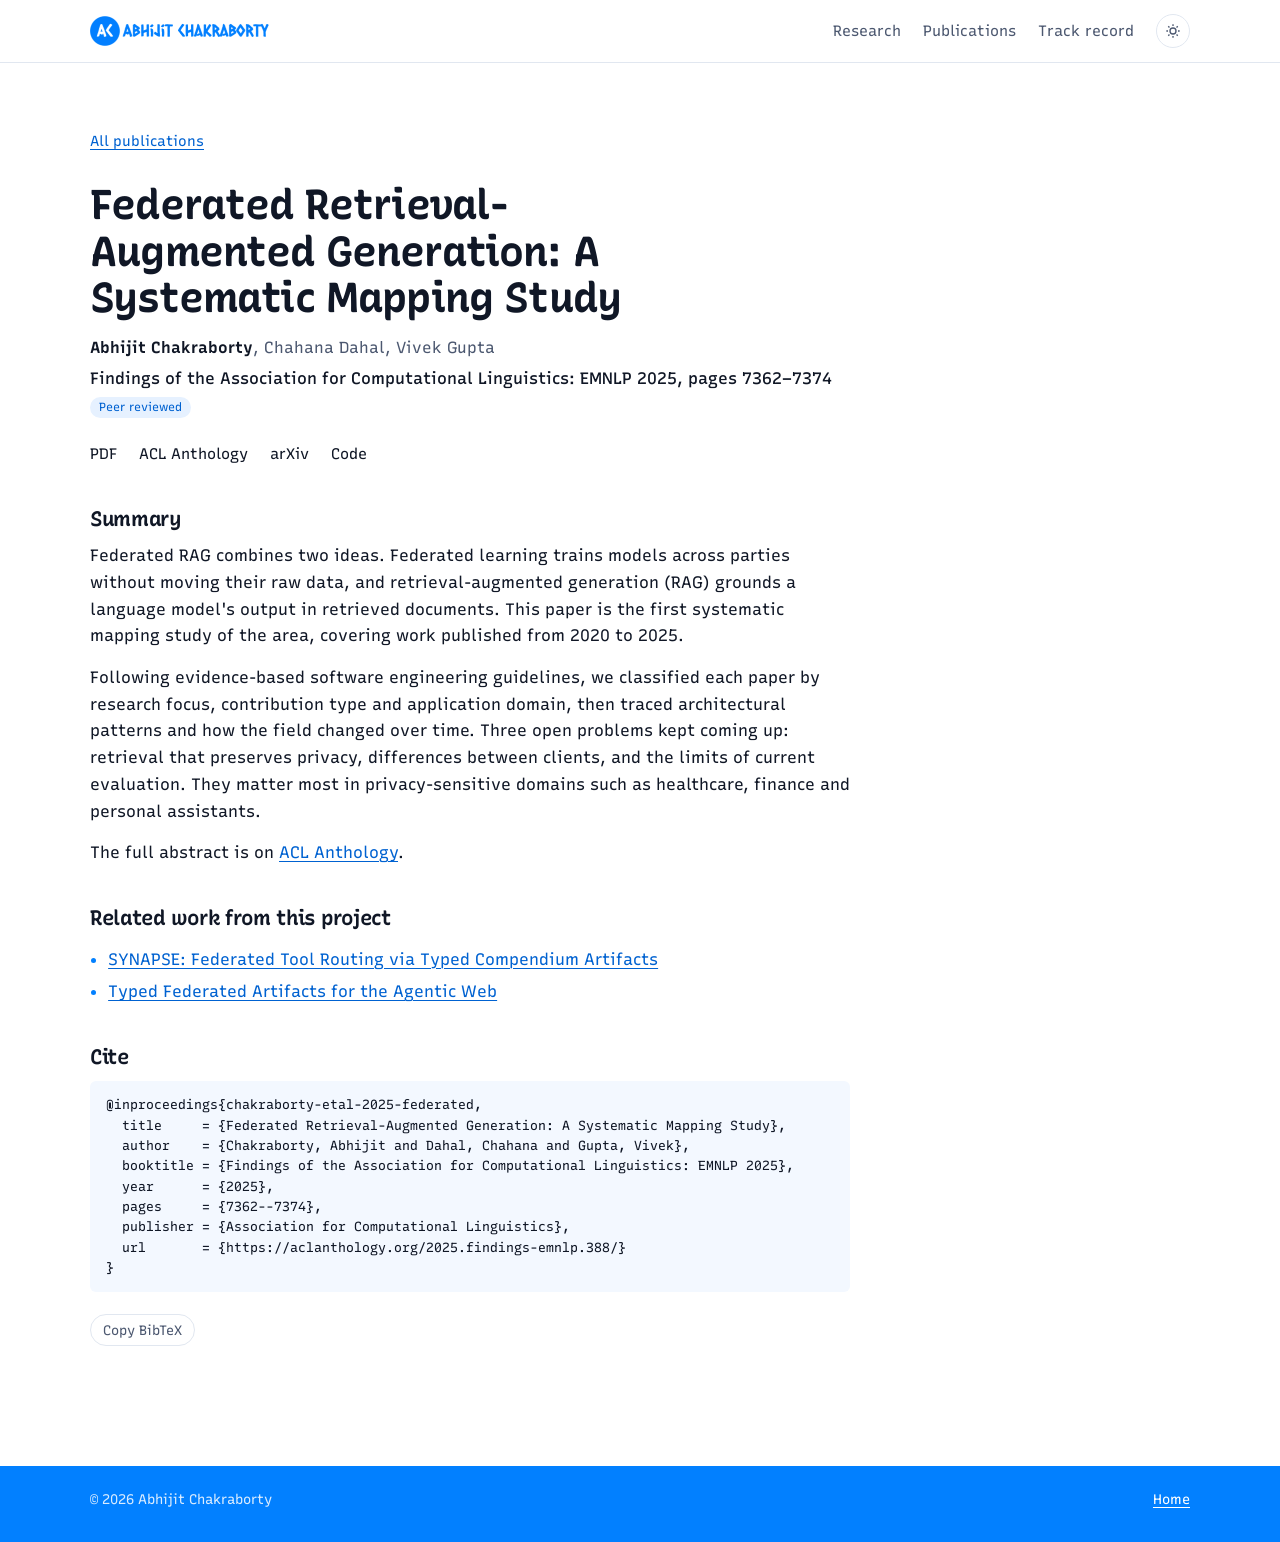
<file: publications/federated-rag.html>
<!DOCTYPE html>
<html lang="en">
<head>
  <meta charset="UTF-8">
  <meta name="viewport" content="width=device-width, initial-scale=1">
  <title>Federated RAG mapping study | Abhijit Chakraborty</title>
  <meta name="description" content="Systematic mapping study of federated retrieval-augmented generation, 2020 to 2025. Findings of EMNLP 2025.">
  <link rel="canonical" href="https://abhijit85.github.io/publications/federated-rag.html">
  <meta property="og:title" content="Federated Retrieval-Augmented Generation: A Systematic Mapping Study">
  <meta property="og:description" content="Systematic mapping study of federated retrieval-augmented generation, 2020 to 2025. Findings of EMNLP 2025.">
  <meta property="og:type" content="article">
  <meta name="citation_title" content="Federated Retrieval-Augmented Generation: A Systematic Mapping Study">
  <meta name="citation_author" content="Abhijit Chakraborty">
  <meta name="citation_author" content="Chahana Dahal">
  <meta name="citation_author" content="Vivek Gupta">
  <meta name="citation_publication_date" content="2025">
  <meta name="citation_conference_title" content="Findings of the Association for Computational Linguistics: EMNLP 2025">
  <meta name="citation_firstpage" content="7362">
  <meta name="citation_lastpage" content="7374">
  <meta name="citation_pdf_url" content="https://aclanthology.org/2025.findings-emnlp.388.pdf">
  <link rel="preconnect" href="https://fonts.googleapis.com">
  <link rel="preconnect" href="https://fonts.gstatic.com" crossorigin>
  <link href="https://fonts.googleapis.com/css2?family=Recursive:slnt,wght,CASL,CRSV,MONO@-15..0,300..800,0..1,0..1,0..1&display=swap" rel="stylesheet">
  <link rel="stylesheet" href="../assets/site.css">
  <link rel="icon" type="image/png" href="../images/logo-light.png">
  <script>try { var t = localStorage.getItem('theme'); if (t) document.documentElement.setAttribute('data-theme', t); } catch (e) {}</script>
</head>
<body>
<header class="site-header">
  <div class="wrap">
    <a href="../index.html" aria-label="Abhijit Chakraborty, home"><img class="logo logo-light" src="../images/logo-light.png" alt="Abhijit Chakraborty" width="357" height="60"><img class="logo logo-dark" src="../images/logo-dark.png" alt="Abhijit Chakraborty" width="642" height="107"></a>
    <nav class="site-nav" aria-label="Site">
      <a href="../index.html#research">Research</a>
      <a href="../index.html#publications" class="keep">Publications</a>
      <a href="../index.html#record">Track record</a>
      <button class="theme-toggle" type="button" aria-label="Switch color theme" title="Switch color theme">
        <svg width="16" height="16" viewBox="0 0 24 24" fill="none" stroke="currentColor" stroke-width="2" aria-hidden="true"><circle cx="12" cy="12" r="4.5"/><path d="M12 2v2.5M12 19.5V22M2 12h2.5M19.5 12H22M4.9 4.9l1.8 1.8M17.3 17.3l1.8 1.8M4.9 19.1l1.8-1.8M17.3 6.7l1.8-1.8"/></svg>
      </button>
    </nav>
  </div>
</header>
<main class="wrap">
  <article class="paper">
    <a class="crumb" href="../index.html#publications">All publications</a>
    <h1>Federated Retrieval-Augmented Generation: A Systematic Mapping Study</h1>
    <p class="pub-authors"><span class="me">Abhijit Chakraborty</span>, Chahana Dahal, Vivek Gupta</p>
    <p class="pub-venue"><span class="venue">Findings of the Association for Computational Linguistics: EMNLP 2025, pages 7362–7374</span><span class="tag peer">Peer reviewed</span></p>
    <ul class="links"><li><a href="https://aclanthology.org/2025.findings-emnlp.388.pdf">PDF</a></li><li><a href="https://aclanthology.org/2025.findings-emnlp.388/">ACL Anthology</a></li><li><a href="https://arxiv.org/abs/2505.18906">arXiv</a></li><li><a href="https://github.com/Abhijit85/FederatedRAG">Code</a></li></ul>
    <h2>Summary</h2>
    <p>Federated RAG combines two ideas. Federated learning trains models across parties without moving their raw data, and retrieval-augmented generation (RAG) grounds a language model's output in retrieved documents. This paper is the first systematic mapping study of the area, covering work published from 2020 to 2025.</p>
    <p>Following evidence-based software engineering guidelines, we classified each paper by research focus, contribution type and application domain, then traced architectural patterns and how the field changed over time. Three open problems kept coming up: retrieval that preserves privacy, differences between clients, and the limits of current evaluation. They matter most in privacy-sensitive domains such as healthcare, finance and personal assistants.</p>
    <p>The full abstract is on <a href="https://aclanthology.org/2025.findings-emnlp.388/">ACL Anthology</a>.</p>
    <h2>Related work from this project</h2>
    <ul class="points">
      <li><a href="https://arxiv.org/abs/2602.00911">SYNAPSE: Federated Tool Routing via Typed Compendium Artifacts</a></li>
      <li><a href="https://arxiv.org/abs/2609.06815">Typed Federated Artifacts for the Agentic Web</a></li>
    </ul>
    <h2>Cite</h2>
    <pre class="bib" id="bib">@inproceedings{chakraborty-etal-2025-federated,
  title     = {Federated Retrieval-Augmented Generation: A Systematic Mapping Study},
  author    = {Chakraborty, Abhijit and Dahal, Chahana and Gupta, Vivek},
  booktitle = {Findings of the Association for Computational Linguistics: EMNLP 2025},
  year      = {2025},
  pages     = {7362--7374},
  publisher = {Association for Computational Linguistics},
  url       = {https://aclanthology.org/2025.findings-emnlp.388/}
}</pre>
    <button class="copy" type="button" data-target="bib">Copy BibTeX</button>
  </article>
</main>
<footer class="site-footer solo"><div class="wrap"><span>© 2026 Abhijit Chakraborty</span><a href="../index.html">Home</a></div></footer>
<script src="../assets/site.js"></script>
</body>
</html>
</file>
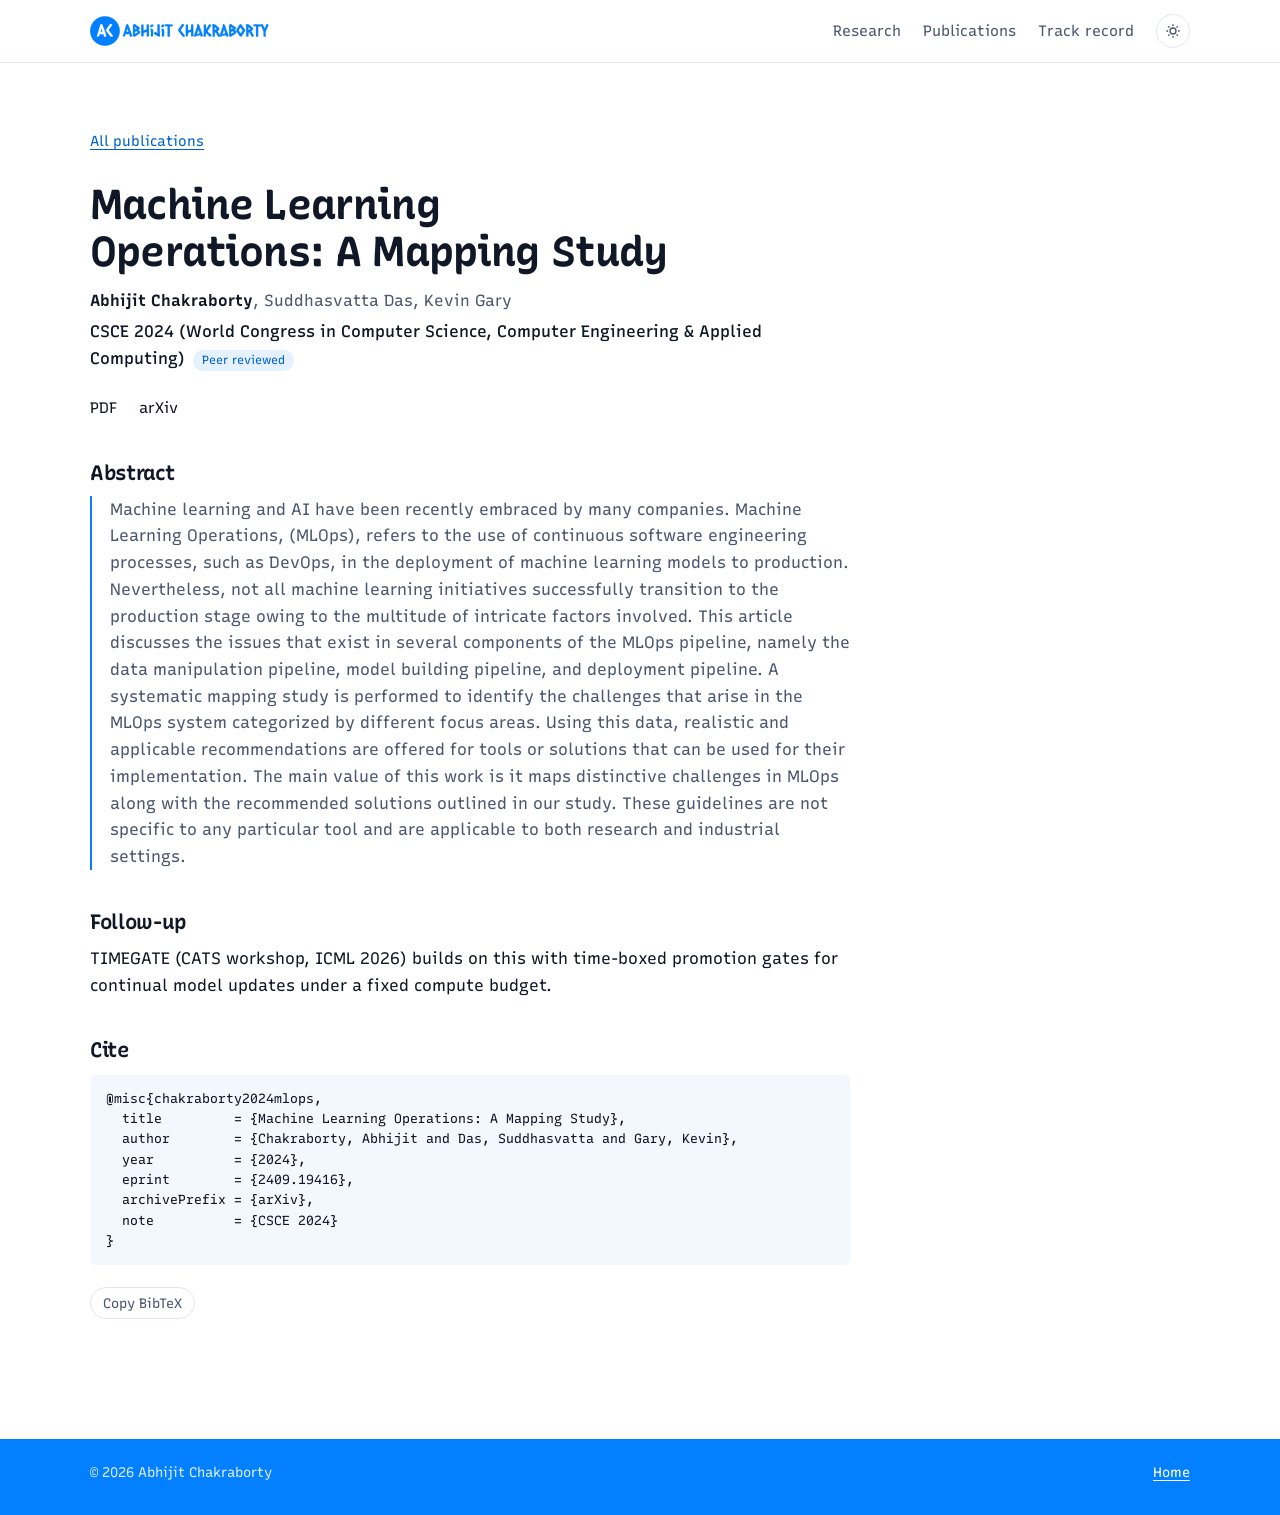
<file: publications/mlops-mapping-study.html>
<!DOCTYPE html>
<html lang="en">
<head>
  <meta charset="UTF-8">
  <meta name="viewport" content="width=device-width, initial-scale=1">
  <title>MLOps mapping study | Abhijit Chakraborty</title>
  <meta name="description" content="Systematic mapping study of challenges across the MLOps data, model-building and deployment pipelines, with tool-agnostic recommendations. CSCE 2024.">
  <link rel="canonical" href="https://abhijit85.github.io/publications/mlops-mapping-study.html">
  <meta property="og:title" content="Machine Learning Operations: A Mapping Study">
  <meta property="og:description" content="Systematic mapping study of challenges across the MLOps data, model-building and deployment pipelines, with tool-agnostic recommendations. CSCE 2024.">
  <meta property="og:type" content="article">
  <meta name="citation_title" content="Machine Learning Operations: A Mapping Study">
  <meta name="citation_author" content="Abhijit Chakraborty">
  <meta name="citation_author" content="Suddhasvatta Das">
  <meta name="citation_author" content="Kevin Gary">
  <meta name="citation_publication_date" content="2024">
  <meta name="citation_arxiv_id" content="2409.19416">
  <meta name="citation_pdf_url" content="https://arxiv.org/pdf/2409.19416">
  <link rel="preconnect" href="https://fonts.googleapis.com">
  <link rel="preconnect" href="https://fonts.gstatic.com" crossorigin>
  <link href="https://fonts.googleapis.com/css2?family=Recursive:slnt,wght,CASL,CRSV,MONO@-15..0,300..800,0..1,0..1,0..1&display=swap" rel="stylesheet">
  <link rel="stylesheet" href="../assets/site.css">
  <link rel="icon" type="image/png" href="../images/logo-light.png">
  <script>try { var t = localStorage.getItem('theme'); if (t) document.documentElement.setAttribute('data-theme', t); } catch (e) {}</script>
</head>
<body>
<header class="site-header">
  <div class="wrap">
    <a href="../index.html" aria-label="Abhijit Chakraborty, home"><img class="logo logo-light" src="../images/logo-light.png" alt="Abhijit Chakraborty" width="357" height="60"><img class="logo logo-dark" src="../images/logo-dark.png" alt="Abhijit Chakraborty" width="642" height="107"></a>
    <nav class="site-nav" aria-label="Site">
      <a href="../index.html#research">Research</a>
      <a href="../index.html#publications" class="keep">Publications</a>
      <a href="../index.html#record">Track record</a>
      <button class="theme-toggle" type="button" aria-label="Switch color theme" title="Switch color theme">
        <svg width="16" height="16" viewBox="0 0 24 24" fill="none" stroke="currentColor" stroke-width="2" aria-hidden="true"><circle cx="12" cy="12" r="4.5"/><path d="M12 2v2.5M12 19.5V22M2 12h2.5M19.5 12H22M4.9 4.9l1.8 1.8M17.3 17.3l1.8 1.8M4.9 19.1l1.8-1.8M17.3 6.7l1.8-1.8"/></svg>
      </button>
    </nav>
  </div>
</header>
<main class="wrap">
  <article class="paper">
    <a class="crumb" href="../index.html#publications">All publications</a>
    <h1>Machine Learning Operations: A Mapping Study</h1>
    <p class="pub-authors"><span class="me">Abhijit Chakraborty</span>, Suddhasvatta Das, Kevin Gary</p>
    <p class="pub-venue"><span class="venue">CSCE 2024 (World Congress in Computer Science, Computer Engineering &amp; Applied Computing)</span><span class="tag peer">Peer reviewed</span></p>
    <ul class="links"><li><a href="https://arxiv.org/pdf/2409.19416">PDF</a></li><li><a href="https://arxiv.org/abs/2409.19416">arXiv</a></li></ul>
    <h2>Abstract</h2>
    <blockquote><p>Machine learning and AI have been recently embraced by many companies. Machine Learning Operations, (MLOps), refers to the use of continuous software engineering processes, such as DevOps, in the deployment of machine learning models to production. Nevertheless, not all machine learning initiatives successfully transition to the production stage owing to the multitude of intricate factors involved. This article discusses the issues that exist in several components of the MLOps pipeline, namely the data manipulation pipeline, model building pipeline, and deployment pipeline. A systematic mapping study is performed to identify the challenges that arise in the MLOps system categorized by different focus areas. Using this data, realistic and applicable recommendations are offered for tools or solutions that can be used for their implementation. The main value of this work is it maps distinctive challenges in MLOps along with the recommended solutions outlined in our study. These guidelines are not specific to any particular tool and are applicable to both research and industrial settings.</p></blockquote>
    <h2>Follow-up</h2>
    <p>TIMEGATE (CATS workshop, ICML 2026) builds on this with time-boxed promotion gates for continual model updates under a fixed compute budget.</p>
    <h2>Cite</h2>
    <pre class="bib" id="bib">@misc{chakraborty2024mlops,
  title         = {Machine Learning Operations: A Mapping Study},
  author        = {Chakraborty, Abhijit and Das, Suddhasvatta and Gary, Kevin},
  year          = {2024},
  eprint        = {2409.19416},
  archivePrefix = {arXiv},
  note          = {CSCE 2024}
}</pre>
    <button class="copy" type="button" data-target="bib">Copy BibTeX</button>
  </article>
</main>
<footer class="site-footer solo"><div class="wrap"><span>© 2026 Abhijit Chakraborty</span><a href="../index.html">Home</a></div></footer>
<script src="../assets/site.js"></script>
</body>
</html>
</file>
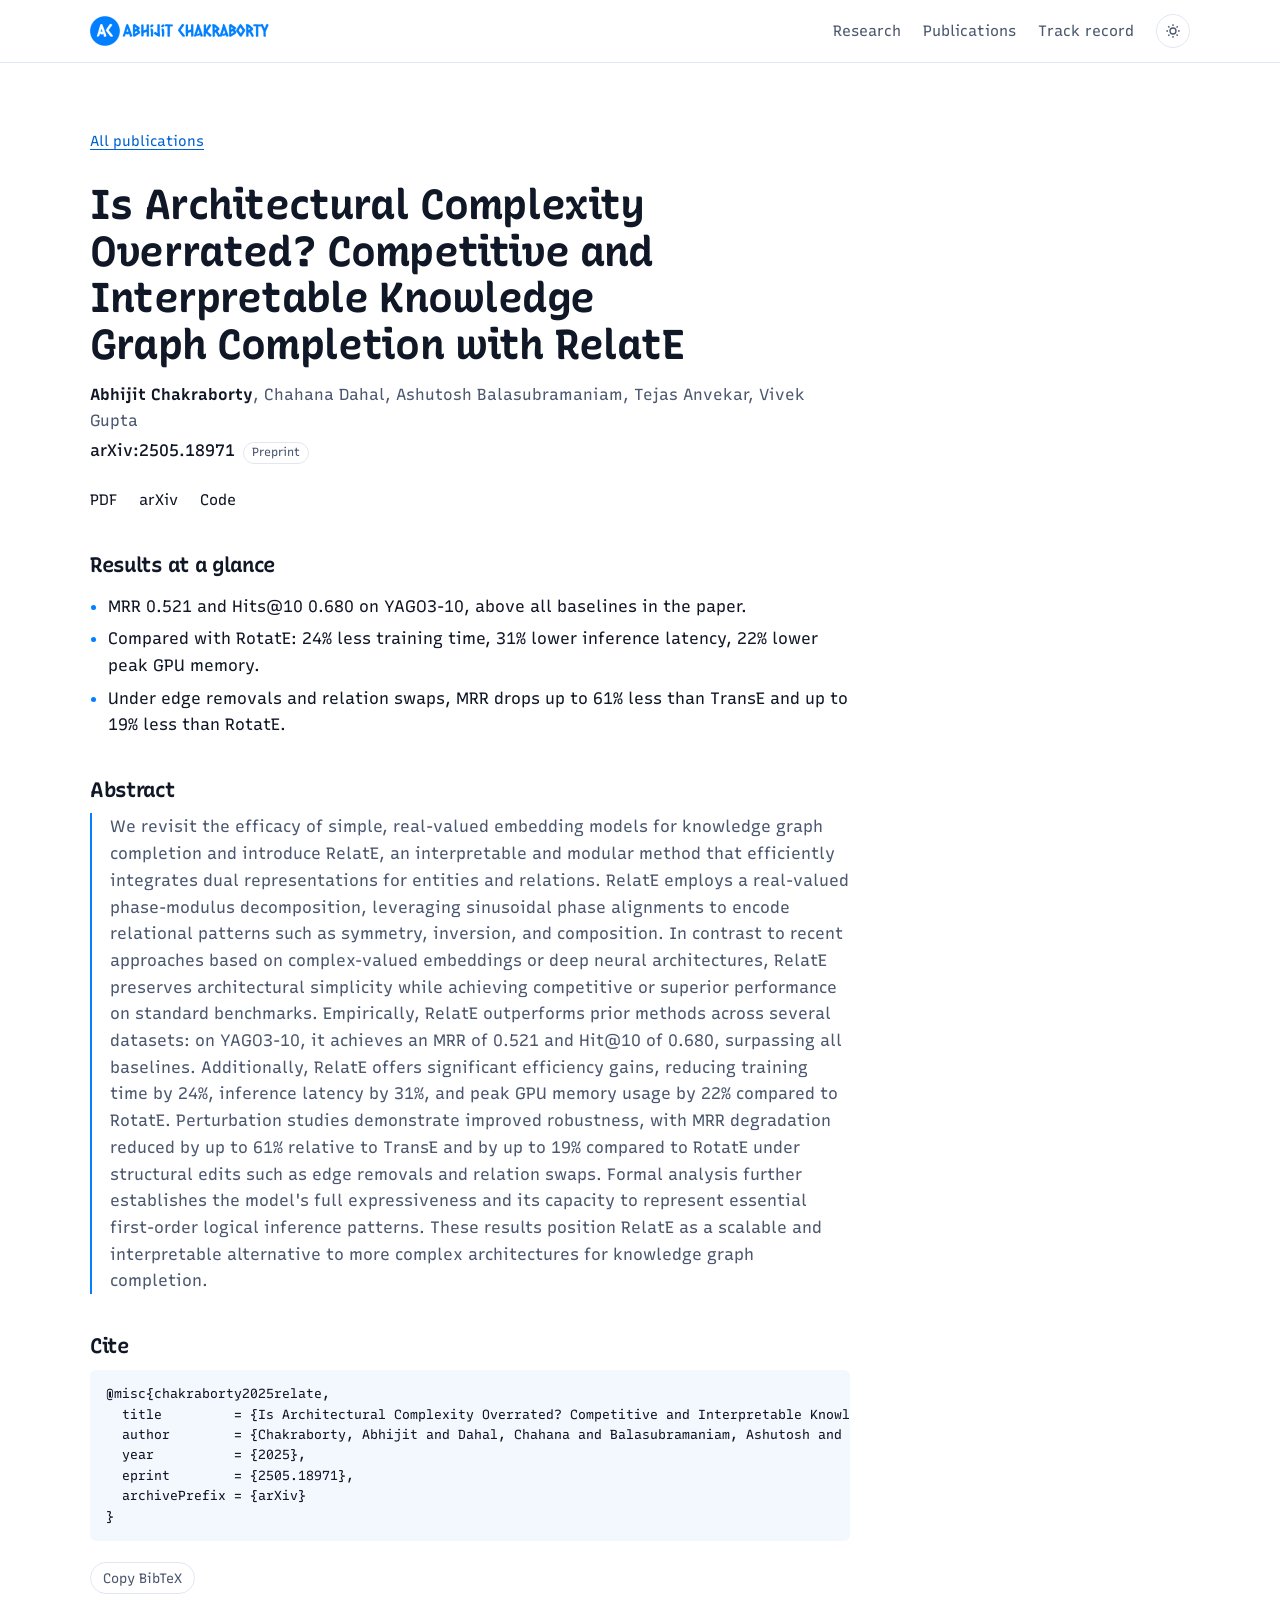
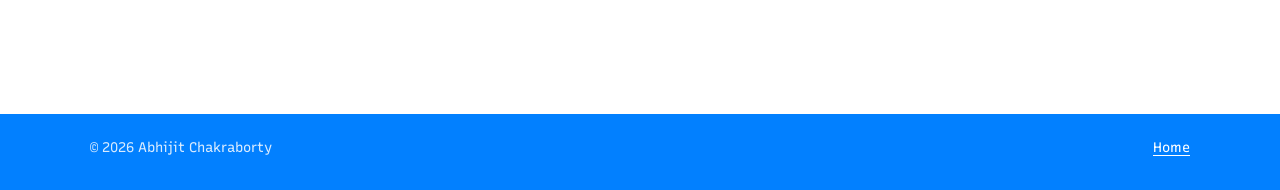
<file: publications/relate.html>
<!DOCTYPE html>
<html lang="en">
<head>
  <meta charset="UTF-8">
  <meta name="viewport" content="width=device-width, initial-scale=1">
  <title>RelatE | Abhijit Chakraborty</title>
  <meta name="description" content="RelatE: a real-valued phase-modulus knowledge graph embedding that matches or beats complex-valued and deep models.">
  <link rel="canonical" href="https://abhijit85.github.io/publications/relate.html">
  <meta property="og:title" content="Is Architectural Complexity Overrated? Competitive and Interpretable Knowledge Graph Completion with RelatE">
  <meta property="og:description" content="RelatE: a real-valued phase-modulus knowledge graph embedding that matches or beats complex-valued and deep models.">
  <meta property="og:type" content="article">
  <meta name="citation_title" content="Is Architectural Complexity Overrated? Competitive and Interpretable Knowledge Graph Completion with RelatE">
  <meta name="citation_author" content="Abhijit Chakraborty">
  <meta name="citation_author" content="Chahana Dahal">
  <meta name="citation_author" content="Ashutosh Balasubramaniam">
  <meta name="citation_author" content="Tejas Anvekar">
  <meta name="citation_author" content="Vivek Gupta">
  <meta name="citation_publication_date" content="2025">
  <meta name="citation_arxiv_id" content="2505.18971">
  <meta name="citation_pdf_url" content="https://arxiv.org/pdf/2505.18971">
  <link rel="preconnect" href="https://fonts.googleapis.com">
  <link rel="preconnect" href="https://fonts.gstatic.com" crossorigin>
  <link href="https://fonts.googleapis.com/css2?family=Recursive:slnt,wght,CASL,CRSV,MONO@-15..0,300..800,0..1,0..1,0..1&display=swap" rel="stylesheet">
  <link rel="stylesheet" href="../assets/site.css">
  <link rel="icon" type="image/png" href="../images/logo-light.png">
  <script>try { var t = localStorage.getItem('theme'); if (t) document.documentElement.setAttribute('data-theme', t); } catch (e) {}</script>
</head>
<body>
<header class="site-header">
  <div class="wrap">
    <a href="../index.html" aria-label="Abhijit Chakraborty, home"><img class="logo logo-light" src="../images/logo-light.png" alt="Abhijit Chakraborty" width="357" height="60"><img class="logo logo-dark" src="../images/logo-dark.png" alt="Abhijit Chakraborty" width="642" height="107"></a>
    <nav class="site-nav" aria-label="Site">
      <a href="../index.html#research">Research</a>
      <a href="../index.html#publications" class="keep">Publications</a>
      <a href="../index.html#record">Track record</a>
      <button class="theme-toggle" type="button" aria-label="Switch color theme" title="Switch color theme">
        <svg width="16" height="16" viewBox="0 0 24 24" fill="none" stroke="currentColor" stroke-width="2" aria-hidden="true"><circle cx="12" cy="12" r="4.5"/><path d="M12 2v2.5M12 19.5V22M2 12h2.5M19.5 12H22M4.9 4.9l1.8 1.8M17.3 17.3l1.8 1.8M4.9 19.1l1.8-1.8M17.3 6.7l1.8-1.8"/></svg>
      </button>
    </nav>
  </div>
</header>
<main class="wrap">
  <article class="paper">
    <a class="crumb" href="../index.html#publications">All publications</a>
    <h1>Is Architectural Complexity Overrated? Competitive and Interpretable Knowledge Graph Completion with RelatE</h1>
    <p class="pub-authors"><span class="me">Abhijit Chakraborty</span>, Chahana Dahal, Ashutosh Balasubramaniam, Tejas Anvekar, Vivek Gupta</p>
    <p class="pub-venue"><span class="venue">arXiv:2505.18971</span><span class="tag">Preprint</span></p>
    <ul class="links"><li><a href="https://arxiv.org/pdf/2505.18971">PDF</a></li><li><a href="https://arxiv.org/abs/2505.18971">arXiv</a></li><li><a href="https://github.com/Abhijit85/TransEE">Code</a></li></ul>
    <h2>Results at a glance</h2>
    <ul class="points">
      <li>MRR 0.521 and Hits@10 0.680 on YAGO3-10, above all baselines in the paper.</li>
      <li>Compared with RotatE: 24% less training time, 31% lower inference latency, 22% lower peak GPU memory.</li>
      <li>Under edge removals and relation swaps, MRR drops up to 61% less than TransE and up to 19% less than RotatE.</li>
    </ul>
    <h2>Abstract</h2>
    <blockquote><p>We revisit the efficacy of simple, real-valued embedding models for knowledge graph completion and introduce RelatE, an interpretable and modular method that efficiently integrates dual representations for entities and relations. RelatE employs a real-valued phase-modulus decomposition, leveraging sinusoidal phase alignments to encode relational patterns such as symmetry, inversion, and composition. In contrast to recent approaches based on complex-valued embeddings or deep neural architectures, RelatE preserves architectural simplicity while achieving competitive or superior performance on standard benchmarks. Empirically, RelatE outperforms prior methods across several datasets: on YAGO3-10, it achieves an MRR of 0.521 and Hit@10 of 0.680, surpassing all baselines. Additionally, RelatE offers significant efficiency gains, reducing training time by 24%, inference latency by 31%, and peak GPU memory usage by 22% compared to RotatE. Perturbation studies demonstrate improved robustness, with MRR degradation reduced by up to 61% relative to TransE and by up to 19% compared to RotatE under structural edits such as edge removals and relation swaps. Formal analysis further establishes the model's full expressiveness and its capacity to represent essential first-order logical inference patterns. These results position RelatE as a scalable and interpretable alternative to more complex architectures for knowledge graph completion.</p></blockquote>
    <h2>Cite</h2>
    <pre class="bib" id="bib">@misc{chakraborty2025relate,
  title         = {Is Architectural Complexity Overrated? Competitive and Interpretable Knowledge Graph Completion with RelatE},
  author        = {Chakraborty, Abhijit and Dahal, Chahana and Balasubramaniam, Ashutosh and Anvekar, Tejas and Gupta, Vivek},
  year          = {2025},
  eprint        = {2505.18971},
  archivePrefix = {arXiv}
}</pre>
    <button class="copy" type="button" data-target="bib">Copy BibTeX</button>
  </article>
</main>
<footer class="site-footer solo"><div class="wrap"><span>© 2026 Abhijit Chakraborty</span><a href="../index.html">Home</a></div></footer>
<script src="../assets/site.js"></script>
</body>
</html>
</file>
<file: assets/site.css>
/* Abhijit Chakraborty: shared styles for the homepage and paper pages.

   Palette: taken from the AK logo. White ground, logo blue (#0280FF) for marks
   and the two full-width blue bands, logo navy (#101726) for text and dark mode.

   Type: one variable family, Recursive, set three ways for this site.
     display  casual 0.6, cursive on: echoes the hand-drawn caps in the logo
     text     casual 0: plain linear sans for reading
     code     mono 1: BibTeX and figure labels
   Layout: a three-column reading grid. Labels left, research in the main
   column, the industry side of each topic in the right margin. */

:root {
  --paper: #ffffff;
  --tint: #f3f8ff;
  --ink: #101726;
  --muted: #4c5870;
  --faint: #7a869b;
  --rule: #e1e7f0;
  --brand: #0280ff;
  --link: #0062d1;
  --brand-soft: #e6f1ff;
  --band: #0280ff;
  --band-ink: #ffffff;
  --band-muted: #d9ebff;
  --band-rule: #4aa3ff;
  --fig-line: #b7c2d3;

  --font: "Recursive", system-ui, -apple-system, "Segoe UI", sans-serif;
  --display: "CASL" 0.6, "CRSV" 1, "MONO" 0, "slnt" 0;
  --text: "CASL" 0, "CRSV" 0.5, "MONO" 0, "slnt" 0;
  --code: "CASL" 0, "CRSV" 0, "MONO" 1, "slnt" 0;

  --label: 168px;
  --note: 236px;
  --gap: 40px;
  --wide: 1180px;
  --gutter: clamp(16px, 4vw, 40px);
  color-scheme: light;
}

@media (prefers-color-scheme: dark) {
  :root:not([data-theme="light"]) {
    --paper: #101726;
    --tint: #152038;
    --ink: #e8edf5;
    --muted: #a7b2c4;
    --faint: #76829a;
    --rule: #222e47;
    --brand: #3d9bff;
    --link: #78b8ff;
    --brand-soft: #14294d;
    --band: #0a6fdc;
    --band-ink: #ffffff;
    --band-muted: #cfe4ff;
    --band-rule: #3d8ff0;
    --fig-line: #46536e;
    color-scheme: dark;
  }
}
:root[data-theme="dark"] {
  --paper: #101726;
  --tint: #152038;
  --ink: #e8edf5;
  --muted: #a7b2c4;
  --faint: #76829a;
  --rule: #222e47;
  --brand: #3d9bff;
  --link: #78b8ff;
  --brand-soft: #14294d;
  --band: #0a6fdc;
  --band-ink: #ffffff;
  --band-muted: #cfe4ff;
  --band-rule: #3d8ff0;
  --fig-line: #46536e;
  color-scheme: dark;
}

*, *::before, *::after { box-sizing: border-box; }
html { scroll-behavior: smooth; scroll-padding-top: 76px; -webkit-text-size-adjust: 100%; }
@media (prefers-reduced-motion: reduce) { html { scroll-behavior: auto; } }
body {
  margin: 0;
  background: var(--paper);
  color: var(--ink);
  font-family: var(--font);
  font-variation-settings: var(--text);
  font-weight: 400;
  font-size: 1.03rem;
  line-height: 1.62;
  text-rendering: optimizeLegibility;
}
img, svg { max-width: 100%; display: block; }
a { color: var(--link); text-decoration-thickness: 1px; text-underline-offset: 3px; }
a:hover { text-decoration-thickness: 2px; }
:focus-visible { outline: 2px solid var(--brand); outline-offset: 3px; border-radius: 2px; }
h1, h2, h3 {
  font-variation-settings: var(--display);
  font-weight: 640; line-height: 1.12; margin: 0; letter-spacing: -0.015em; text-wrap: balance;
}
p { margin: 0 0 0.9em; }
p:last-child { margin-bottom: 0; }
b, strong { font-weight: 650; }

.wrap { max-width: var(--wide); margin: 0 auto; padding-inline: var(--gutter); }
.skip { position: absolute; left: -9999px; }
.skip:focus { left: 16px; top: 12px; z-index: 100; background: var(--paper); padding: 8px 12px; }

/* Logo: one file per theme */
.logo { display: block; height: 30px; width: auto; }
.logo-dark { display: none; }
@media (prefers-color-scheme: dark) {
  :root:not([data-theme="light"]) .logo-light { display: none; }
  :root:not([data-theme="light"]) .logo-dark { display: block; }
}
:root[data-theme="dark"] .logo-light { display: none; }
:root[data-theme="dark"] .logo-dark { display: block; }

/* ---------- Header ---------- */
.site-header {
  position: sticky; top: env(safe-area-inset-top, 0px); z-index: 50;
  background: color-mix(in srgb, var(--paper) 92%, transparent);
  backdrop-filter: blur(10px);
  border-bottom: 1px solid var(--rule);
}
.site-header .wrap { display: flex; align-items: center; justify-content: space-between; gap: 16px; height: 62px; }
.site-nav { display: flex; gap: 22px; align-items: center; }
.site-nav a { color: var(--muted); text-decoration: none; font-size: 0.94rem; }
.site-nav a:hover { color: var(--brand); }
.theme-toggle {
  background: none; border: 1px solid var(--rule); color: var(--muted);
  width: 34px; height: 34px; border-radius: 50%; cursor: pointer; display: grid; place-items: center;
}
.theme-toggle:hover { color: var(--brand); border-color: var(--brand); }
@media (max-width: 900px) { .site-nav a:not(.keep) { display: none; } }
@media (max-width: 420px) { .logo { height: 21px; } }

/* ---------- Reading grid ---------- */
.row {
  display: grid;
  grid-template-columns: var(--label) minmax(0, 1fr) var(--note);
  column-gap: var(--gap);
}
.row > .label { grid-column: 1; min-width: 0; }
.row > .main { grid-column: 2; min-width: 0; max-width: 66ch; }
.row > .note { grid-column: 3; min-width: 0; }
.row > .span { grid-column: 2 / 4; min-width: 0; }
@media (max-width: 1080px) {
  .row { grid-template-columns: var(--label) minmax(0, 1fr); }
  .row > .note { grid-column: 2; margin-top: 14px; }
  .row > .span { grid-column: 2; }
}
@media (max-width: 720px) {
  .row { grid-template-columns: minmax(0, 1fr); }
  .row > .label, .row > .main, .row > .note, .row > .span { grid-column: 1; }
  .row > .label { margin-bottom: 8px; }
}

/* ---------- Hero ---------- */
.hero { padding-block: clamp(44px, 7vw, 88px) 0; }
.hero-grid { display: grid; grid-template-columns: minmax(0, 1fr) 212px; gap: clamp(28px, 5vw, 72px); align-items: end; }
.hero h1 { font-size: clamp(2.5rem, 6.2vw, 4.3rem); font-weight: 720; letter-spacing: -0.03em; line-height: 1; color: var(--ink); }
.thesis {
  font-variation-settings: "CASL" 0.3, "CRSV" 0.5, "MONO" 0, "slnt" 0;
  font-size: clamp(1.32rem, 2.5vw, 1.75rem); line-height: 1.3; font-weight: 450;
  margin: 20px 0 26px; max-width: 34ch;
}
.thesis em { font-style: normal; color: var(--brand); }
.roles { list-style: none; padding: 0; margin: 0 0 26px; color: var(--muted); max-width: 62ch; display: grid; gap: 6px; }
.roles b { color: var(--ink); }
.links { display: flex; flex-wrap: wrap; gap: 10px 22px; margin: 0; padding: 0; list-style: none; align-items: center; }
.links a { display: inline-flex; align-items: center; gap: 7px; color: var(--ink); text-decoration: none; font-size: 0.95rem; }
.links a:hover { color: var(--link); text-decoration: underline; }
.links svg { width: 16px; height: 16px; flex: none; color: var(--brand); }
.links a.primary { background: var(--brand); color: #fff; padding: 8px 15px; border-radius: 999px; font-weight: 600; }
.links a.primary svg { color: #fff; }
.links a.primary:hover { background: var(--link); text-decoration: none; }
.portrait { width: 100%; height: auto; aspect-ratio: 4 / 5; object-fit: cover; object-position: 50% 16%; border-radius: 4px; filter: grayscale(1) contrast(1.03); }
@media (max-width: 720px) {
  .hero-grid { grid-template-columns: 1fr; }
  .hero-photo { order: -1; width: 108px; }
  .portrait { aspect-ratio: 1; border-radius: 50%; }
}

/* ---------- Figure 1 ---------- */
.fig { margin: clamp(40px, 6vw, 60px) 0 0; }
.fig-frame { background: var(--tint); border-radius: 10px; padding: clamp(14px, 2.6vw, 30px); }
.fig svg { width: 100%; height: auto; overflow: visible; }
.fig figcaption { font-size: 0.92rem; color: var(--muted); max-width: 74ch; margin-top: 12px; }
.fig figcaption b { color: var(--ink); }
.f-line { stroke: var(--fig-line); stroke-width: 1.3; fill: none; }
.f-route { stroke: var(--brand); stroke-width: 2.4; fill: none; stroke-linecap: round; }
.f-abstain { stroke: var(--fig-line); stroke-width: 1.3; fill: none; stroke-dasharray: 4 5; }
.f-box { fill: var(--paper); stroke: var(--rule); stroke-width: 1.2; transition: fill .2s, stroke .2s; }
.node.on .f-box { fill: var(--brand-soft); stroke: var(--brand); stroke-width: 1.6; }
.node { cursor: pointer; }
.node:hover .f-box, .node:focus .f-box { stroke: var(--brand); }
.node:focus { outline: none; }
.f-label { font-family: var(--font); font-variation-settings: var(--text); font-size: 13.5px; font-weight: 600; fill: var(--ink); }
.f-sub { font-family: var(--font); font-variation-settings: var(--text); font-size: 11.5px; fill: var(--muted); }
.f-paper { font-family: var(--font); font-variation-settings: var(--code); font-size: 11px; fill: var(--link); }
.f-dot { fill: var(--brand); }
@media (prefers-reduced-motion: no-preference) {
  .f-route.draw { stroke-dasharray: 1; stroke-dashoffset: 1; animation: draw 0.9s ease-out forwards; }
  @keyframes draw { to { stroke-dashoffset: 0; } }
}
.fig-mobile { display: none; }
@media (max-width: 640px) {
  .fig-desktop { display: none; }
  .fig-mobile { display: block; }
}

/* ---------- Sections ---------- */
.section { padding-top: clamp(60px, 8vw, 100px); }
.section-top { border-top: 2px solid var(--brand); padding-top: 14px; margin-bottom: 28px; }
.section-top h2 { font-size: clamp(1.55rem, 2.7vw, 1.95rem); }
.section-top .main p { color: var(--muted); }

/* News */
.news-item { padding: 8px 0; }
.news-item .label { color: var(--faint); font-size: 0.9rem; font-variant-numeric: tabular-nums; padding-top: 2px; }
.news-item time { white-space: nowrap; }
@media (max-width: 720px) { .news-item .label { margin-bottom: 0; } }

/* Research threads */
.thread { padding: 24px 0 30px; }
.thread + .thread { border-top: 1px solid var(--rule); }
.thread .label h3 { font-size: 1.22rem; }
.thread .q { color: var(--muted); font-size: 0.93rem; margin-top: 10px; }
.note {
  font-size: 0.92rem; color: var(--muted); line-height: 1.55;
  border-left: 2px solid var(--brand); padding-left: 14px; align-self: start;
}
.note .who { display: block; color: var(--brand); font-weight: 650; margin-bottom: 2px; }

/* Publications */
.filters { display: flex; flex-wrap: wrap; gap: 6px 8px; margin: 0 0 6px; }
.filters button {
  font: inherit; font-size: 0.86rem; padding: 4px 12px; border-radius: 999px; cursor: pointer;
  background: transparent; color: var(--muted); border: 1px solid var(--rule);
}
.filters button[aria-pressed="true"] { background: var(--brand); color: #fff; border-color: var(--brand); }
.filters button:hover:not([aria-pressed="true"]) { color: var(--brand); border-color: var(--brand); }
.pub-count { color: var(--faint); font-size: 0.875rem; min-height: 1.4em; margin: 0; }
.pub-year { padding-top: 14px; }
.year {
  font-variation-settings: var(--display); font-weight: 700;
  font-size: 2.5rem; line-height: 1; color: var(--brand);
  position: sticky; top: 84px; margin: 8px 0 0; font-variant-numeric: lining-nums;
}
@media (max-width: 720px) { .year { position: static; font-size: 1.6rem; } }
.pubs { list-style: none; margin: 0; padding: 0; }
.pub { display: grid; grid-template-columns: minmax(0, 1fr) var(--note); column-gap: var(--gap); padding: 14px 0 18px; }
.pub + .pub { border-top: 1px solid var(--rule); }
.pub-year .span { max-width: none; }
.pub-body { min-width: 0; max-width: 66ch; }
.pub-meta { min-width: 0; font-size: 0.9rem; padding-top: 3px; }
@media (max-width: 1080px) {
  .pub { grid-template-columns: minmax(0, 1fr); }
  .pub-meta { order: -1; padding-top: 0; margin-bottom: 4px; }
}
.pub-title { font-weight: 600; font-size: 1.1rem; line-height: 1.32; color: var(--ink); text-decoration: none; }
a.pub-title:hover { color: var(--link); text-decoration: underline; }
.pub-authors { color: var(--muted); font-size: 0.93rem; margin: 5px 0 4px; }
.pub-authors .me { color: var(--ink); font-weight: 650; }
.pub-note { font-size: 0.93rem; color: var(--muted); margin: 0 0 6px; }
.pub-links { display: flex; flex-wrap: wrap; gap: 4px 16px; font-size: 0.9rem; margin: 0; }
.venue { color: var(--ink); display: block; font-weight: 500; }
.tag { display: inline-block; margin-top: 4px; font-size: 0.74rem; padding: 0 8px; border-radius: 999px; border: 1px solid var(--rule); color: var(--muted); }
.tag.peer { background: var(--brand-soft); color: var(--link); border-color: transparent; }
@media (max-width: 1080px) { .venue { display: inline; margin-right: 8px; } }
.pub[hidden], .pub-year[hidden] { display: none; }

/* ---------- Blue bands ---------- */
.band { background: var(--band); color: var(--band-ink); margin-top: clamp(60px, 8vw, 100px); padding-block: clamp(44px, 6vw, 72px); }
.band a { color: var(--band-ink); }
.band .section-top { border-top-color: var(--band-ink); }
.band .section-top .main p, .band .muted { color: var(--band-muted); }
.ledger-grid { display: grid; grid-template-columns: repeat(auto-fit, minmax(300px, 1fr)); gap: 12px var(--gap); }
.ledger h3 { font-size: 1.05rem; font-weight: 650; margin-bottom: 4px; }
.ledger ul { list-style: none; margin: 0; padding: 0; }
.ledger li { display: grid; grid-template-columns: 128px minmax(0, 1fr); gap: 16px; padding: 12px 0; border-bottom: 1px solid var(--band-rule); align-items: baseline; }
.ledger .fig-num {
  font-variation-settings: var(--display); font-weight: 760; font-size: 1.75rem; line-height: 1.05;
  letter-spacing: -0.02em; font-variant-numeric: lining-nums;
}
.ledger .fig-num small { display: block; font-size: 0.78rem; font-weight: 500; letter-spacing: 0; font-variation-settings: var(--text); color: var(--band-muted); margin-top: 2px; }
.ledger p { margin: 0; font-size: 0.95rem; }
.ledger .src { display: block; color: var(--band-muted); font-size: 0.82rem; margin-top: 2px; }
@media (max-width: 420px) { .ledger li { grid-template-columns: 1fr; gap: 2px; } }

/* Industry */
.role { padding: 16px 0 20px; }
.role + .role { border-top: 1px solid var(--rule); }
.role .label { color: var(--faint); font-size: 0.9rem; font-variant-numeric: tabular-nums; padding-top: 3px; }
.role h3 { font-variation-settings: var(--text); font-size: 1.04rem; font-weight: 650; letter-spacing: 0; margin-bottom: 4px; }
.role .org { color: var(--muted); font-weight: 400; }
.role ul { margin: 8px 0 0; padding-left: 1.1em; }
.role li { margin: 5px 0; }
.role li::marker { color: var(--brand); }

/* Talks, service, education */
.plain-list { list-style: none; margin: 0; padding: 0; }
.plain-list li { padding: 7px 0; border-bottom: 1px solid var(--rule); }
.plain-list li span { color: var(--muted); }
.service h3, .sub-h { font-variation-settings: var(--text); font-size: 1rem; font-weight: 650; letter-spacing: 0; margin-bottom: 6px; }
.service ul { list-style: none; margin: 0 0 26px; padding: 0; }
.service li { padding: 6px 0; border-bottom: 1px solid var(--rule); display: flex; justify-content: space-between; gap: 12px; }
.service li span:last-child { white-space: nowrap; color: var(--muted); font-variant-numeric: tabular-nums; text-align: right; }
.service-grid { display: grid; grid-template-columns: repeat(auto-fit, minmax(240px, 1fr)); gap: 0 var(--gap); }
.edu { list-style: none; margin: 0; padding: 0; }
.edu li { padding: 8px 0; }
.edu span { display: block; color: var(--muted); font-size: 0.95rem; }

/* Contact band + footer */
.contact-band { margin-top: clamp(72px, 10vw, 120px); }
.contact-band .big { font-variation-settings: var(--display); font-weight: 650; font-size: clamp(1.4rem, 3vw, 2rem); line-height: 1.25; margin: 0 0 14px; max-width: 30ch; }
.contact-band p { max-width: 62ch; }
.site-footer { background: var(--band); color: var(--band-muted); font-size: 0.86rem; padding-block: 18px 32px; border-top: 1px solid var(--band-rule); }
.site-footer .wrap { display: flex; flex-wrap: wrap; justify-content: space-between; gap: 8px; }
.site-footer a { color: var(--band-ink); }
.site-footer.solo { margin-top: clamp(72px, 10vw, 120px); padding-top: 22px; border-top: 0; }

/* ---------- Paper pages ---------- */
.paper { max-width: 760px; padding-top: clamp(32px, 6vw, 64px); }
.crumb { font-size: 0.9rem; margin-bottom: 28px; display: inline-block; }
.paper h1 { font-size: clamp(1.8rem, 4.2vw, 2.6rem); font-weight: 680; letter-spacing: -0.02em; }
.paper .pub-authors { font-size: 1rem; margin-top: 14px; }
.paper .venue { display: inline; margin-right: 8px; }
.paper h2 { font-size: 1.3rem; margin: 40px 0 12px; }
.paper .links { margin-top: 22px; }
.paper blockquote { margin: 0; padding-left: 18px; border-left: 2px solid var(--brand); color: var(--muted); }
.bib {
  background: var(--tint); border-radius: 6px; padding: 14px 16px;
  font-family: var(--font); font-variation-settings: var(--code);
  font-size: 0.82rem; line-height: 1.55; overflow-x: auto; white-space: pre; color: var(--ink);
}
.copy { font: inherit; font-size: 0.85rem; margin-top: 8px; background: none; border: 1px solid var(--rule); color: var(--muted); padding: 4px 12px; border-radius: 999px; cursor: pointer; }
.copy:hover { color: var(--brand); border-color: var(--brand); }
.paper ul.points { padding-left: 1.1em; }
.paper ul.points li { margin: 6px 0; }
.paper ul.points li::marker { color: var(--brand); }
</file>
